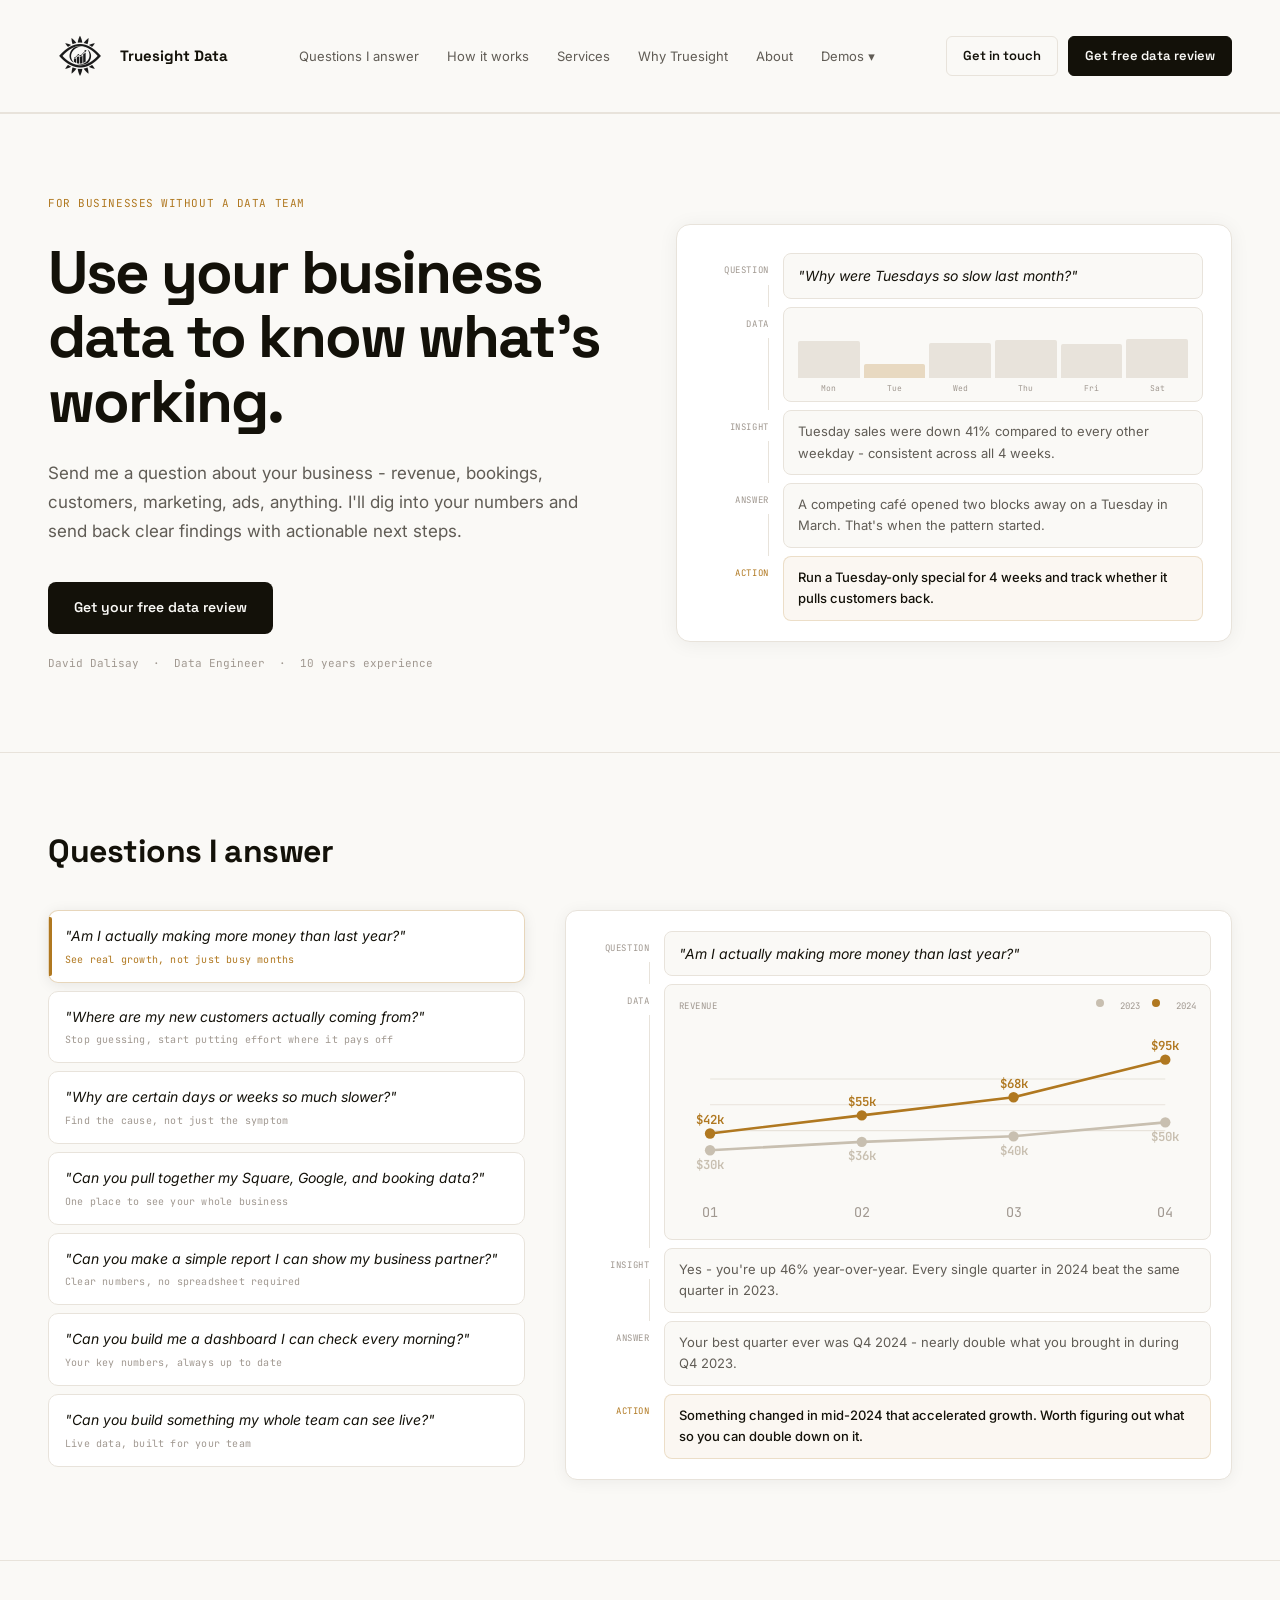
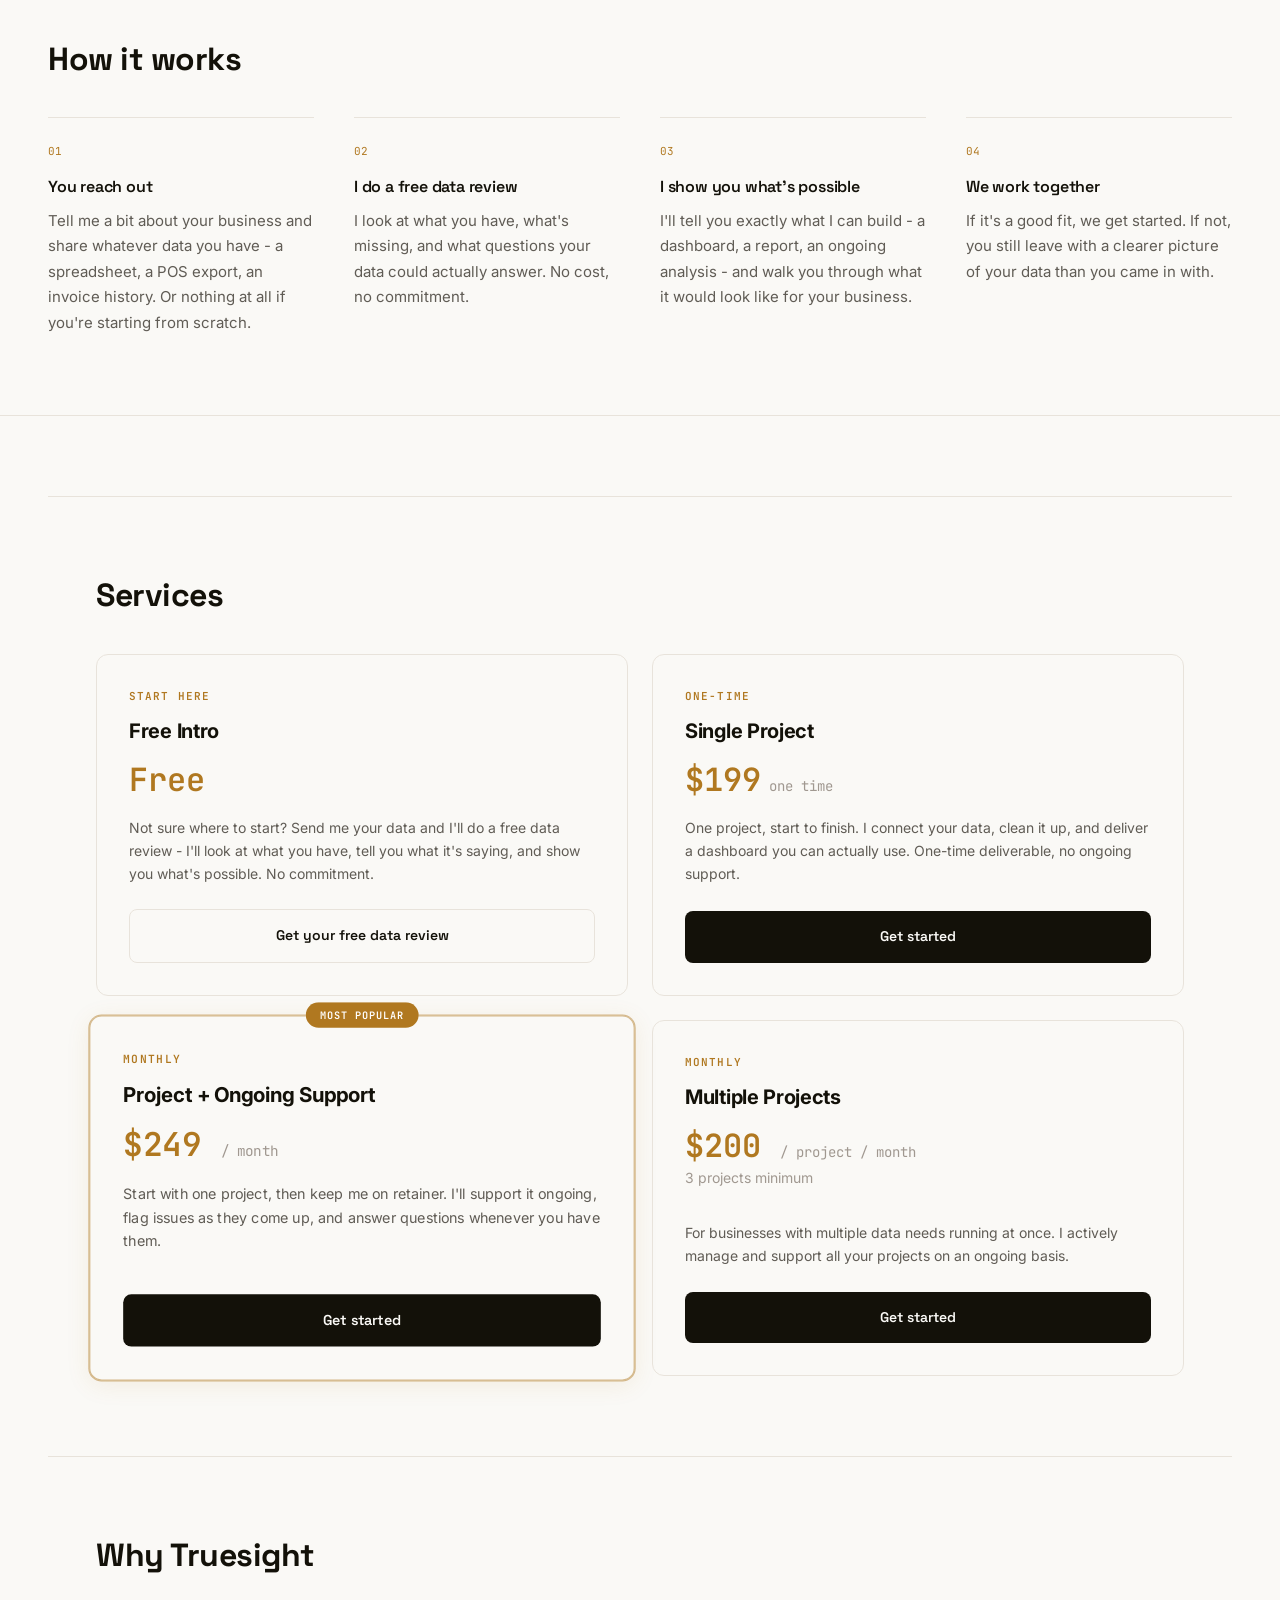
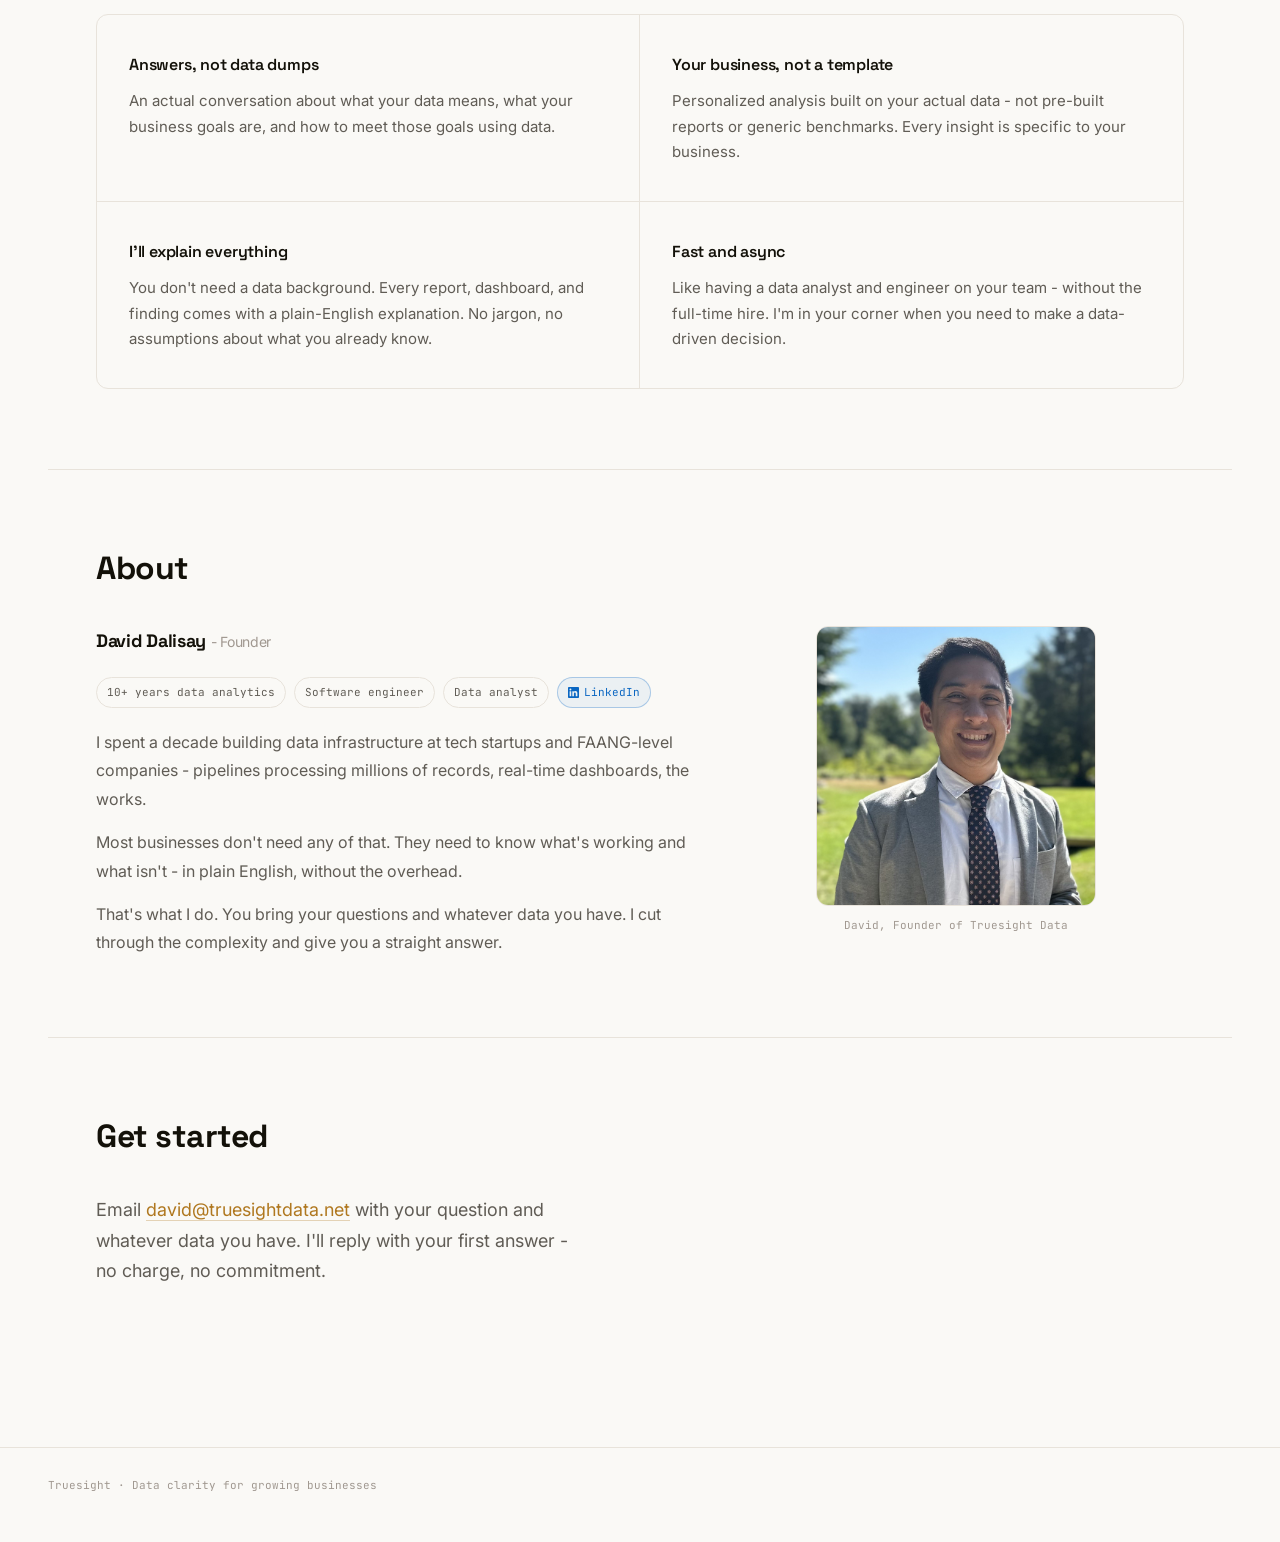
<file: index.html>
<!DOCTYPE html>
<html lang="en">
<head>
  <meta charset="UTF-8" />
  <meta name="viewport" content="width=device-width, initial-scale=1.0" />
  <title>Truesight - Data clarity for growing businesses</title>
  <link rel="icon" type="image/svg+xml" href="empath-icon-v2.png" />
  <link rel="preconnect" href="https://fonts.googleapis.com" />
  <link rel="preconnect" href="https://fonts.gstatic.com" crossorigin />
  <link href="https://fonts.googleapis.com/css2?family=Inter:wght@400;500&family=Space+Grotesk:wght@600;700&family=JetBrains+Mono:wght@400&display=swap" rel="stylesheet" />
  <link rel="stylesheet" href="styles.css" />
  <!-- Google tag (gtag.js) -->
  <script async src="https://www.googletagmanager.com/gtag/js?id=G-F4FRQ9SZVH"></script>
  <script>
    window.dataLayer = window.dataLayer || [];
    function gtag(){dataLayer.push(arguments);}
    gtag('js', new Date());
    gtag('config', 'G-F4FRQ9SZVH');
  </script>
</head>
<body>

  <header class="nav">
    <a href="/" class="logo">
      <img src="empath-icon-v2.png" alt="" class="logo__mark" width="64" height="64">
      Truesight Data
    </a>
    <nav class="nav__links">
      <a href="#questions">Questions I answer</a>
      <a href="#how">How it works</a>
      <a href="#services">Services</a>
      <a href="#why">Why Truesight</a>
      <a href="#about">About</a>
      <div class="nav__dropdown">
        <button class="nav__dropdown-toggle">Demos ▾</button>
        <div class="nav__dropdown-menu">
          <a href="/demos/retention/">Client Retention Dashboard</a>
          <a href="/demos/profitability/">Job Profitability Tracker</a>
          <a href="/demos/revenue-mix/">Revenue Mix Dashboard</a>
          <a href="/demos/">See all demos</a>
        </div>
      </div>
    </nav>
    <div class="nav__actions">
      <a href="/contact" class="nav__cta">Get in touch</a>
      <a href="/free-data-review" class="nav__cta nav__cta--primary">Get free data review</a>
    </div>
  </header>

  <main>

    <!-- HERO -->
    <section class="section" id="hero">
      <div class="hero__text">
        <p class="kicker">For businesses without a data team</p>
        <h1>Use your business data to know what's working.</h1>
        <p class="sub">Send me a question about your business - revenue, bookings, customers, marketing, ads, anything. I'll dig into your numbers and send back clear findings with actionable next steps.</p>
        <a href="/free-data-review" class="btn">Get your free data review</a>
        <p class="byline">David Dalisay &nbsp;·&nbsp; Data Engineer &nbsp;·&nbsp; 10 years experience</p>
      </div>
      <div class="hero__visual">
        <div class="pipeline-card">
          <div class="pipeline">

            <div class="pipe-step" style="--i:0">
              <div class="pipe-node">
                <span class="pipe-label">Question</span>
                <div class="pipe-line"></div>
              </div>
              <div class="pipe-body">
                <p class="pipe-q">"Why were Tuesdays so slow last month?"</p>
              </div>
            </div>

            <div class="pipe-step" style="--i:1">
              <div class="pipe-node">
                <span class="pipe-label">Data</span>
                <div class="pipe-line"></div>
              </div>
              <div class="pipe-body pipe-body--chart">
                <div class="pipe-bars">
                  <div class="pipe-bar" style="height:82%"></div>
                  <div class="pipe-bar pipe-bar--lo" style="height:31%"></div>
                  <div class="pipe-bar" style="height:79%"></div>
                  <div class="pipe-bar" style="height:85%"></div>
                  <div class="pipe-bar" style="height:76%"></div>
                  <div class="pipe-bar" style="height:88%"></div>
                </div>
                <div class="pipe-bar-labels">
                  <span>Mon</span><span>Tue</span><span>Wed</span><span>Thu</span><span>Fri</span><span>Sat</span>
                </div>
              </div>
            </div>

            <div class="pipe-step" style="--i:2">
              <div class="pipe-node">
                <span class="pipe-label">Insight</span>
                <div class="pipe-line"></div>
              </div>
              <div class="pipe-body">
                <p>Tuesday sales were down 41% compared to every other weekday - consistent across all 4 weeks.</p>
              </div>
            </div>

            <div class="pipe-step" style="--i:3">
              <div class="pipe-node">
                <span class="pipe-label">Answer</span>
                <div class="pipe-line"></div>
              </div>
              <div class="pipe-body">
                <p>A competing café opened two blocks away on a Tuesday in March. That's when the pattern started.</p>
              </div>
            </div>

            <div class="pipe-step pipe-step--action" style="--i:4">
              <div class="pipe-node">
                <span class="pipe-label">Action</span>
              </div>
              <div class="pipe-body pipe-body--action">
                <p>Run a Tuesday-only special for 4 weeks and track whether it pulls customers back.</p>
              </div>
            </div>

          </div>
        </div>
      </div>
    </section>

    <section class="section" id="questions">
      <h2>Questions I answer</h2>
      <div class="qa">
        <ul class="qa__list">
          <li class="qa__item active" data-idx="0">
            <div>
              <p class="qa__q">"Am I actually making more money than last year?"</p>
              <p class="qa__hint">See real growth, not just busy months</p>
            </div>
          </li>
          <li class="qa__item" data-idx="1">
            <div>
              <p class="qa__q">"Where are my new customers actually coming from?"</p>
              <p class="qa__hint">Stop guessing, start putting effort where it pays off</p>
            </div>
          </li>
          <li class="qa__item" data-idx="2">
            <div>
              <p class="qa__q">"Why are certain days or weeks so much slower?"</p>
              <p class="qa__hint">Find the cause, not just the symptom</p>
            </div>
          </li>
          <li class="qa__item" data-idx="3">
            <div>
              <p class="qa__q">"Can you pull together my Square, Google, and booking data?"</p>
              <p class="qa__hint">One place to see your whole business</p>
            </div>
          </li>
          <li class="qa__item" data-idx="4">
            <div>
              <p class="qa__q">"Can you make a simple report I can show my business partner?"</p>
              <p class="qa__hint">Clear numbers, no spreadsheet required</p>
            </div>
          </li>
          <li class="qa__item" data-idx="5">
            <div>
              <p class="qa__q">"Can you build me a dashboard I can check every morning?"</p>
              <p class="qa__hint">Your key numbers, always up to date</p>
            </div>
          </li>
          <li class="qa__item" data-idx="6">
            <div>
              <p class="qa__q">"Can you build something my whole team can see live?"</p>
              <p class="qa__hint">Live data, built for your team</p>
            </div>
          </li>
        </ul>
        <div class="qa__panel">
          <div class="pipeline pipeline--panel">

            <div class="pipe-step" data-stage="question" style="--i:0">
              <div class="pipe-node">
                <span class="pipe-label">Question</span>
                <div class="pipe-line"></div>
              </div>
              <div class="pipe-body">
                <p class="pipe-q qa__p-question"></p>
              </div>
            </div>

            <div class="pipe-step" data-stage="data" style="--i:1">
              <div class="pipe-node">
                <span class="pipe-label">Data</span>
                <div class="pipe-line"></div>
              </div>
              <div class="pipe-body pipe-body--chart qa__data-chart">
                <div class="qa__bars pipe-bars"></div>
                <div class="qa__labels pipe-bar-labels"></div>
              </div>
              <div class="pipe-body qa__data-text" style="display:none"></div>
            </div>

            <div class="pipe-step" data-stage="insight" style="--i:2">
              <div class="pipe-node">
                <span class="pipe-label">Insight</span>
                <div class="pipe-line"></div>
              </div>
              <div class="pipe-body">
                <p class="qa__p-insight"></p>
              </div>
            </div>

            <div class="pipe-step" data-stage="answer" style="--i:3">
              <div class="pipe-node">
                <span class="pipe-label">Answer</span>
                <div class="pipe-line"></div>
              </div>
              <div class="pipe-body">
                <p class="qa__p-answer"></p>
              </div>
            </div>

            <div class="pipe-step pipe-step--action" data-stage="action" style="--i:4">
              <div class="pipe-node">
                <span class="pipe-label">Action</span>
              </div>
              <div class="pipe-body pipe-body--action">
                <p class="qa__p-action"></p>
              </div>
            </div>

          </div>
        </div>
      </div>
    </section>

    <!-- HOW IT WORKS -->
    <section class="section" id="how">
      <h2>How it works</h2>
      <ol class="steps">
        <li>
          <span class="n">01</span>
          <strong>You reach out</strong>
          <p>Tell me a bit about your business and share whatever data you have - a spreadsheet, a POS export, an invoice history. Or nothing at all if you're starting from scratch.</p>
        </li>
        <li>
          <span class="n">02</span>
          <strong>I do a free data review</strong>
          <p>I look at what you have, what's missing, and what questions your data could actually answer. No cost, no commitment.</p>
        </li>
        <li>
          <span class="n">03</span>
          <strong>I show you what's possible</strong>
          <p>I'll tell you exactly what I can build - a dashboard, a report, an ongoing analysis - and walk you through what it would look like for your business.</p>
        </li>
        <li>
          <span class="n">04</span>
          <strong>We work together</strong>
          <p>If it's a good fit, we get started. If not, you still leave with a clearer picture of your data than you came in with.</p>
        </li>
      </ol>
    </section>

    <!-- START FREE -->
    <section class="section" id="start">
    <!-- SERVICES -->
    <section class="section" id="services">
      <h2>Services</h2>
      <div class="pricing-grid pricing-grid--4">

        <div class="pricing-card">
          <div class="pricing-card__tier">Start Here</div>
          <div class="pricing-card__name">Free Intro</div>
          <div class="pricing-card__price">Free</div>
          <p class="pricing-card__desc">Not sure where to start? Send me your data and I'll do a free data review - I'll look at what you have, tell you what it's saying, and show you what's possible. No commitment.</p>
          <a href="/free-data-review" class="btn btn--outline pricing-card__cta">Get your free data review</a>
        </div>

        <div class="pricing-card">
          <div class="pricing-card__tier">One-time</div>
          <div class="pricing-card__name">Single Project</div>
          <div class="pricing-card__price">$199<span class="pricing-card__price-alt"> one time</span></div>
          <p class="pricing-card__desc">One project, start to finish. I connect your data, clean it up, and deliver a dashboard you can actually use. One-time deliverable, no ongoing support.</p>
          <a href="https://buy.stripe.com/cNibJ294i63M49a0jAgMw00" target="_blank" rel="noopener" class="btn pricing-card__cta">Get started</a>
        </div>

        <div class="pricing-card pricing-card--featured">
          <div class="pricing-card__popular-badge">Most Popular</div>
          <div class="pricing-card__tier">Monthly</div>
          <div class="pricing-card__name">Project + Ongoing Support</div>
          <div class="pricing-card__price">$249 <span class="pricing-card__price-alt">/ month</span></div>
          <p class="pricing-card__desc">Start with one project, then keep me on retainer. I'll support it ongoing, flag issues as they come up, and answer questions whenever you have them.</p>
          <a href="https://buy.stripe.com/9B6dRa80e3VE212giygMw01" target="_blank" rel="noopener" class="btn pricing-card__cta">Get started</a>
        </div>

        <div class="pricing-card">
          <div class="pricing-card__tier">Monthly</div>
          <div class="pricing-card__name">Multiple Projects</div>
          <div class="pricing-card__price">$200 <span class="pricing-card__price-alt">/ project / month</span></div>
          <div class="pricing-card__price-secondary">3 projects minimum</div>
          <p class="pricing-card__desc">For businesses with multiple data needs running at once. I actively manage and support all your projects on an ongoing basis.</p>
          <a href="https://buy.stripe.com/9B6dRa80e3VE212giygMw01" target="_blank" rel="noopener" class="btn pricing-card__cta">Get started</a>
        </div>

      </div>
    </section>

    <!-- WHY TRUESIGHT -->
    <section class="section" id="why">
      <h2>Why Truesight</h2>
      <div class="why-grid">
        <div class="why-item">
          <strong>Answers, not data dumps</strong>
          <p>An actual conversation about what your data means, what your business goals are, and how to meet those goals using data.</p>
        </div>
        <div class="why-item">
          <strong>Your business, not a template</strong>
          <p>Personalized analysis built on your actual data - not pre-built reports or generic benchmarks. Every insight is specific to your business.</p>
        </div>
        <div class="why-item">
          <strong>I'll explain everything</strong>
          <p>You don't need a data background. Every report, dashboard, and finding comes with a plain-English explanation. No jargon, no assumptions about what you already know.</p>
        </div>
        <div class="why-item">
          <strong>Fast and async</strong>
          <p>Like having a data analyst and engineer on your team - without the full-time hire. I'm in your corner when you need to make a data-driven decision.</p>
        </div>
      </div>
    </section>

    <!-- ABOUT -->
    <section class="section" id="about">
      <h2>About</h2>

      <div class="about-cols">
        <div>
          <p class="about-name">David Dalisay <span>- Founder</span></p>
          <div class="about-tags">
            <span class="about-tag">10+ years data analytics</span>
            <span class="about-tag">Software engineer</span>
            <span class="about-tag">Data analyst</span>
            <a href="https://www.linkedin.com/in/dalisaydavid/" target="_blank" class="about-tag about-tag--linkedin">
              <svg width="11" height="11" viewBox="0 0 24 24" fill="currentColor"><path d="M20.447 20.452h-3.554v-5.569c0-1.328-.027-3.037-1.852-3.037-1.853 0-2.136 1.445-2.136 2.939v5.667H9.351V9h3.414v1.561h.046c.477-.9 1.637-1.85 3.37-1.85 3.601 0 4.267 2.37 4.267 5.455v6.286zM5.337 7.433a2.062 2.062 0 0 1-2.063-2.065 2.064 2.064 0 1 1 2.063 2.065zm1.782 13.019H3.555V9h3.564v11.452zM22.225 0H1.771C.792 0 0 .774 0 1.729v20.542C0 23.227.792 24 1.771 24h20.451C23.2 24 24 23.227 24 22.271V1.729C24 .774 23.2 0 22.222 0h.003z"/></svg>
              LinkedIn
            </a>
          </div>
          <div class="prose">
            <p>I spent a decade building data infrastructure at tech startups and FAANG-level companies - pipelines processing millions of records, real-time dashboards, the works.</p>
            <p>Most businesses don't need any of that. They need to know what's working and what isn't - in plain English, without the overhead.</p>
            <p>That's what I do. You bring your questions and whatever data you have. I cut through the complexity and give you a straight answer.</p>
          </div>
        </div>
        <div class="about-portrait-wrap">
          <img src="IMG_8643.jpeg" alt="David Dalisay" class="about-portrait">
          <p class="about-caption">David, Founder of Truesight Data</p>
        </div>
      </div>
    </section>

    <!-- CTA -->
    <section class="section section--cta" id="contact">
      <h2>Get started</h2>
      <p>Email <a href="mailto:david@truesightdata.net">david@truesightdata.net</a> with your question and whatever data you have. I'll reply with your first answer - no charge, no commitment.</p>
    </section>

  </main>

  <footer class="footer">
    <span>Truesight · Data clarity for growing businesses</span>
  </footer>

  <script>
    const qaData = [
      {
        type: 'line',
        question: 'Am I actually making more money than last year?',
        lines: [
          { label: '2023', color: '#c8bfb0', values: [30, 36, 40, 50] },
          { label: '2024', color: '#b07820', values: [42, 55, 68, 95] },
        ],
        labels: ['Q1', 'Q2', 'Q3', 'Q4'],
        insight: 'Yes - you\'re up 46% year-over-year. Every single quarter in 2024 beat the same quarter in 2023.',
        answer: 'Your best quarter ever was Q4 2024 - nearly double what you brought in during Q4 2023.',
        action: 'Something changed in mid-2024 that accelerated growth. Worth figuring out what so you can double down on it.'
      },
      {
        type: 'chart',
        question: 'Where are my new customers actually coming from?',
        bars: [
          { label: 'Word of mouth', pct: 88, tip: '34%', hi: true },
          { label: 'Google',        pct: 74, tip: '29%' },
          { label: 'Walk-in',       pct: 62, tip: '24%' },
          { label: 'Instagram',     pct: 44, tip: '17%' },
          { label: 'Yelp',          pct: 30, tip: '12%' },
        ],
        insight: 'Word of mouth brings in 34% of new customers - more than Google and Instagram combined.',
        answer: 'Instagram gets the most posts and effort but drives the least new business. Word of mouth costs you nothing.',
        action: 'Ask every new customer to refer a friend. A simple referral card costs less than any ad you\'re running.'
      },
      {
        type: 'chart',
        question: 'Why are certain days or weeks so much slower?',
        bars: [
          { label: 'Wk 1', pct: 80, tip: '$3.2k' },
          { label: 'Wk 2', pct: 85, tip: '$3.4k' },
          { label: 'Wk 3', pct: 78, tip: '$3.1k' },
          { label: 'Wk 4', pct: 38, tip: '$1.5k', lo: true },
          { label: 'Wk 5', pct: 76, tip: '$3.0k' },
          { label: 'Wk 6', pct: 88, tip: '$3.5k' },
          { label: 'Wk 7', pct: 92, tip: '$3.7k', hi: true },
        ],
        insight: 'Week 4\'s drop was a one-time event - not a trend. The business bounced back fully the next week.',
        answer: 'You were closed for a long weekend in week 4. That accounted for the entire dip.',
        action: 'Run a "we\'re back" promotion the week after any closure to pull customers back in faster.'
      },
      {
        type: 'deliverable',
        question: 'Can you pull together my Square, Google, and booking data?',
        mockup: 'unified',
        answer: 'I\'ll connect your Square sales, Google reviews, and booking app into one simple view - so you\'re not logging into three different places to understand your business.',
      },
      {
        type: 'deliverable',
        question: 'Can you make a simple report I can show my business partner?',
        mockup: 'slide',
        answer: 'I\'ll pull your key numbers - what you made, what\'s growing, what\'s slow - into a clean, simple report your partner can actually read.',
      },
      {
        type: 'deliverable',
        question: 'Can you build me a dashboard I can check every morning?',
        mockup: 'dashboard',
        answer: 'I\'ll build a simple dashboard with the numbers that matter to you - sales, bookings, top products - updated automatically so you never have to dig through a spreadsheet again.',
      },
      {
        type: 'deliverable',
        question: 'Can you build something my whole team can see live?',
        mockup: 'webapp',
        answer: 'I\'ll build a simple screen your team can pull up - today\'s sales, open orders, whatever matters - so everyone\'s working off the same numbers.',
      },
    ];

    const panelEl     = document.querySelector('.qa__panel');
    const barsEl      = document.querySelector('.qa__bars');
    const labelsEl    = document.querySelector('.qa__labels');
    const dataChartEl = document.querySelector('.qa__data-chart');
    const dataTextEl  = document.querySelector('.qa__data-text');
    const qEl         = document.querySelector('.qa__p-question');
    const dataDescEl  = document.querySelector('.qa__p-data');
    const insightEl   = document.querySelector('.qa__p-insight');
    const answerEl    = document.querySelector('.qa__p-answer');
    const actionEl    = document.querySelector('.qa__p-action');
    const qaItems     = document.querySelectorAll('.qa__item');

    const mockups = {
      unified: `
        <div class="mockup">
          <div class="mockup__bar">
            <span class="mockup__dot"></span><span class="mockup__dot"></span><span class="mockup__dot"></span>
            <span class="mockup__title">Unified Data View</span>
          </div>
          <div class="mockup__body">
            <div class="mockup__source-row">
              <span class="mockup__tag mockup__tag--hubspot">Square</span>
              <span class="mockup__plus">+</span>
              <span class="mockup__tag mockup__tag--ads">Google</span>
              <span class="mockup__plus">+</span>
              <span class="mockup__tag mockup__tag--sf">Bookings</span>
            </div>
            <div class="mockup__table">
              <div class="mockup__row mockup__row--head"><span>Source</span><span>Customers</span><span>Revenue</span></div>
              <div class="mockup__row"><span>All sources</span><span>184</span><span>$14.2k</span></div>
              <div class="mockup__row"><span>Square</span><span>97</span><span>$8.1k</span></div>
              <div class="mockup__row"><span>Bookings</span><span>52</span><span>$4.3k</span></div>
            </div>
          </div>
        </div>`,
      slide: `
        <div class="mockup mockup--gslides">
          <div class="mockup__bar">
            <span class="mockup__dot"></span><span class="mockup__dot"></span><span class="mockup__dot"></span>
            <span class="mockup__title">Q2 Business Review</span>
          </div>
          <div class="mockup__slides-ui">
            <div class="mockup__thumbs">
              <div class="mockup__thumb">
                <span class="mockup__thumb-n">1</span>
                <div class="mockup__thumb-slide">
                  <div class="mockup__thumb-titlebar"></div>
                  <div class="mockup__thumb-lines">
                    <div class="mockup__thumb-line" style="width:70%"></div>
                    <div class="mockup__thumb-line" style="width:50%"></div>
                  </div>
                </div>
              </div>
              <div class="mockup__thumb mockup__thumb--active">
                <span class="mockup__thumb-n">2</span>
                <div class="mockup__thumb-slide mockup__thumb-slide--active">
                  <div class="mockup__thumb-titlebar mockup__thumb-titlebar--accent"></div>
                  <div class="mockup__thumb-chevs">
                    <div class="mockup__thumb-chev"></div>
                    <div class="mockup__thumb-chev mockup__thumb-chev--hi"></div>
                    <div class="mockup__thumb-chev"></div>
                    <div class="mockup__thumb-chev"></div>
                  </div>
                </div>
              </div>
              <div class="mockup__thumb">
                <span class="mockup__thumb-n">3</span>
                <div class="mockup__thumb-slide">
                  <div class="mockup__thumb-titlebar"></div>
                  <div class="mockup__thumb-lines">
                    <div class="mockup__thumb-line" style="width:80%"></div>
                    <div class="mockup__thumb-line" style="width:60%"></div>
                    <div class="mockup__thumb-line" style="width:45%"></div>
                  </div>
                </div>
              </div>
              <div class="mockup__thumb">
                <span class="mockup__thumb-n">4</span>
                <div class="mockup__thumb-slide">
                  <div class="mockup__thumb-titlebar"></div>
                  <div class="mockup__thumb-lines">
                    <div class="mockup__thumb-line" style="width:65%"></div>
                    <div class="mockup__thumb-line" style="width:55%"></div>
                  </div>
                </div>
              </div>
            </div>
            <div class="mockup__canvas">
              <div class="mockup__slide-page mockup__slide-page--deck">
                <div class="mockup__deck-title">Q2 2024 Business Review</div>
                <div class="mockup__deck-sub">Key findings &amp; recommendations</div>
                <div class="mockup__chev-row">
                  <div class="mockup__chev mockup__chev--1"><span class="mockup__chev-n">01</span></div>
                  <div class="mockup__chev mockup__chev--2 mockup__chev--hi"><span class="mockup__chev-n">02</span></div>
                  <div class="mockup__chev mockup__chev--3"><span class="mockup__chev-n">03</span></div>
                  <div class="mockup__chev mockup__chev--4"><span class="mockup__chev-n">04</span></div>
                </div>
                <div class="mockup__chev-labels">
                  <div class="mockup__chev-label">
                    <div class="mockup__clbl-head"></div>
                    <div class="mockup__clbl-line" style="width:85%"></div>
                    <div class="mockup__clbl-line" style="width:65%"></div>
                  </div>
                  <div class="mockup__chev-label">
                    <div class="mockup__clbl-head mockup__clbl-head--hi"></div>
                    <div class="mockup__clbl-line mockup__clbl-line--hi" style="width:90%"></div>
                    <div class="mockup__clbl-line mockup__clbl-line--hi" style="width:70%"></div>
                  </div>
                  <div class="mockup__chev-label">
                    <div class="mockup__clbl-head"></div>
                    <div class="mockup__clbl-line" style="width:80%"></div>
                    <div class="mockup__clbl-line" style="width:60%"></div>
                  </div>
                  <div class="mockup__chev-label">
                    <div class="mockup__clbl-head"></div>
                    <div class="mockup__clbl-line" style="width:75%"></div>
                    <div class="mockup__clbl-line" style="width:55%"></div>
                  </div>
                </div>
              </div>
            </div>
          </div>
        </div>`,
      dashboard: `
        <div class="mockup">
          <div class="mockup__bar">
            <span class="mockup__dot"></span><span class="mockup__dot"></span><span class="mockup__dot"></span>
            <span class="mockup__title">Business Dashboard</span>
          </div>
          <div class="mockup__body">
            <div class="mockup__kpi-row">
              <div class="mockup__kpi"><div class="mockup__kpi-val">$34k</div><div class="mockup__kpi-lbl">Revenue</div></div>
              <div class="mockup__kpi"><div class="mockup__kpi-val">142</div><div class="mockup__kpi-lbl">Orders</div></div>
              <div class="mockup__kpi mockup__kpi--hi"><div class="mockup__kpi-val">+22%</div><div class="mockup__kpi-lbl">Growth</div></div>
            </div>
            <div class="mockup__chart-area">
              <div class="mockup__dbars">
                <div class="mockup__dbar" style="height:60%"></div>
                <div class="mockup__dbar" style="height:80%"></div>
                <div class="mockup__dbar mockup__dbar--hi" style="height:100%"></div>
                <div class="mockup__dbar" style="height:72%"></div>
                <div class="mockup__dbar" style="height:88%"></div>
                <div class="mockup__dbar" style="height:65%"></div>
              </div>
            </div>
          </div>
        </div>`,
      webapp: `
        <div class="mockup">
          <div class="mockup__bar">
            <span class="mockup__dot"></span><span class="mockup__dot"></span><span class="mockup__dot"></span>
            <span class="mockup__live">● LIVE</span>
            <span class="mockup__title">Sales Dashboard</span>
          </div>
          <div class="mockup__body">
            <div class="mockup__table">
              <div class="mockup__row mockup__row--head"><span>Client</span><span>Amount</span><span>Status</span></div>
              <div class="mockup__row"><span>Acme Co</span><span>$4,200</span><span class="mockup__status mockup__status--green">●</span></div>
              <div class="mockup__row"><span>Globex</span><span>$2,100</span><span class="mockup__status mockup__status--green">●</span></div>
              <div class="mockup__row"><span>Initech</span><span>$3,800</span><span class="mockup__status mockup__status--amber">●</span></div>
            </div>
          </div>
        </div>`,
    };

    function renderMockup(key) { return mockups[key] || ''; }

    function showQ(idx) {
      const d = qaData[idx];

      panelEl.style.opacity = '0';
      panelEl.style.transition = 'opacity 0.15s';

      setTimeout(() => {
        qEl.textContent      = '"' + d.question + '"';
        insightEl.textContent = d.insight;
        answerEl.textContent  = d.answer;
        actionEl.textContent  = d.action;

        const isChart = d.type === 'chart';
        const isLine  = d.type === 'line';
        const analysisStages = ['insight', 'action'];

        // show/hide analysis steps
        document.querySelectorAll('.pipeline--panel [data-stage]').forEach(el => {
          const stage = el.dataset.stage;
          el.style.display = (!isChart && !isLine && analysisStages.includes(stage)) ? 'none' : '';
        });

        // hide connecting lines on last visible step
        document.querySelector('[data-stage="data"] .pipe-line').style.display = (isChart || isLine) ? '' : 'none';
        document.querySelector('[data-stage="answer"] .pipe-line').style.display = (isChart || isLine) ? 'none' : '';

        if (isChart) {
          dataChartEl.style.display = '';
          dataTextEl.style.display  = 'none';
          barsEl.style.height = '';
          barsEl.style.marginTop = '';
          barsEl.style.marginBottom = '';
          barsEl.innerHTML   = '';
          labelsEl.innerHTML = '';
          d.bars.forEach((b, i) => {
            const bar = document.createElement('div');
            bar.className = 'pipe-bar' + (b.hi ? ' pipe-bar--hi' : '') + (b.lo ? ' pipe-bar--lo' : '');
            bar.style.height = '0';
            bar.style.transition = 'height 0.45s cubic-bezier(0.34,1.1,0.64,1)';
            const val = document.createElement('span');
            val.className = 'bar__val';
            val.textContent = b.tip;
            bar.appendChild(val);
            barsEl.appendChild(bar);
            const lbl = document.createElement('span');
            lbl.textContent = b.label;
            labelsEl.appendChild(lbl);
            requestAnimationFrame(() => setTimeout(() => { bar.style.height = b.pct + '%'; }, i * 55));
          });
        } else if (isLine) {
          dataChartEl.style.display = '';
          dataTextEl.style.display  = 'none';
          barsEl.style.height = 'auto';
          barsEl.style.marginTop = '0';
          barsEl.style.marginBottom = '0';
          const W = 500, H = 160, pad = 30;
          const allVals = d.lines.flatMap(l => l.values);
          const min = Math.min(...allVals) * 0.85;
          const max = Math.max(...allVals) * 1.05;
          const cols = d.labels.length;
          const toX = i => pad + (i / (cols - 1)) * (W - pad * 2);
          const toY = v => H - pad - ((v - min) / (max - min)) * (H - pad * 2);
          const pts = vals => vals.map((v, i) => `${toX(i)},${toY(v)}`).join(' ');
          const legend = d.lines.map(l =>
            `<span class="line-legend__dot" style="background:${l.color}"></span><span class="line-legend__lbl">${l.label}</span>`
          ).join('');
          const labelH = 28;
          const svgH = H + labelH;
          const gridLines = [0.25, 0.5, 0.75].map(t => {
            const y = H - pad - t * (H - pad * 2);
            return `<line x1="${pad}" y1="${y}" x2="${W - pad}" y2="${y}" stroke="#e8e3db" stroke-width="1"/>`;
          }).join('');
          const circles = d.lines.map(l =>
            l.values.map((v, i) => {
              const isTop = l === d.lines[d.lines.length - 1];
              const labelY = isTop ? toY(v) - 9 : toY(v) + 18;
              return `<circle cx="${toX(i)}" cy="${toY(v)}" r="5" fill="${l.color}"/>
              <text x="${toX(i)}" y="${labelY}" text-anchor="middle" font-family="'JetBrains Mono',monospace" font-size="12" fill="${l.color}" font-weight="600">$${v}k</text>`;
            }).join('')
          ).join('');
          const xLabels = d.labels.map((lbl, i) =>
            `<text x="${toX(i)}" y="${H + labelH}" text-anchor="middle" font-family="'JetBrains Mono',monospace" font-size="13" fill="#a09890">${lbl}</text>`
          ).join('');
          barsEl.innerHTML = `
            <div class="line-chart-wrap">
              <div class="line-chart-header">
                <span class="line-chart-metric">Revenue</span>
                <div class="line-legend">${legend}</div>
              </div>
              <svg class="line-svg" viewBox="0 0 ${W} ${svgH}">
                ${gridLines}
                ${d.lines.map(l => `
                  <polyline points="${pts(l.values)}" fill="none" stroke="${l.color}" stroke-width="2.5" stroke-linejoin="round" stroke-linecap="round" class="line-path"/>
                `).join('')}
                ${circles}
                ${xLabels}
              </svg>
            </div>`;
          labelsEl.innerHTML = '';
        } else {
          dataChartEl.style.display = 'none';
          dataTextEl.style.display  = '';
          dataTextEl.innerHTML = renderMockup(d.mockup);
        }

        panelEl.style.opacity = '1';
      }, 150);

      qaItems.forEach((item, i) => item.classList.toggle('active', i === idx));
    }

    qaItems.forEach(item => {
      item.addEventListener('click', () => {
        showQ(+item.dataset.idx);
        if (window.innerWidth < 768) {
          panelEl.scrollIntoView({ behavior: 'smooth', block: 'start' });
        }
      });
    });

    showQ(0);

    // ── Count-up on scroll ─────────────────────────────
    function countUp(el) {
      const target = +el.dataset.val;
      const start = performance.now();
      (function tick(now) {
        const p = Math.min((now - start) / 1000, 1);
        el.textContent = Math.round((1 - Math.pow(1 - p, 3)) * target);
        if (p < 1) requestAnimationFrame(tick);
      })(start);
    }

    new IntersectionObserver(entries => {
      entries.forEach(e => {
        if (e.isIntersecting) {
          e.target.querySelectorAll('[data-val]').forEach(countUp);
        }
      });
    }, { threshold: 0.5 }).observe(document.querySelector('.stat-row'));
  </script>

</body>
</html>
</file>
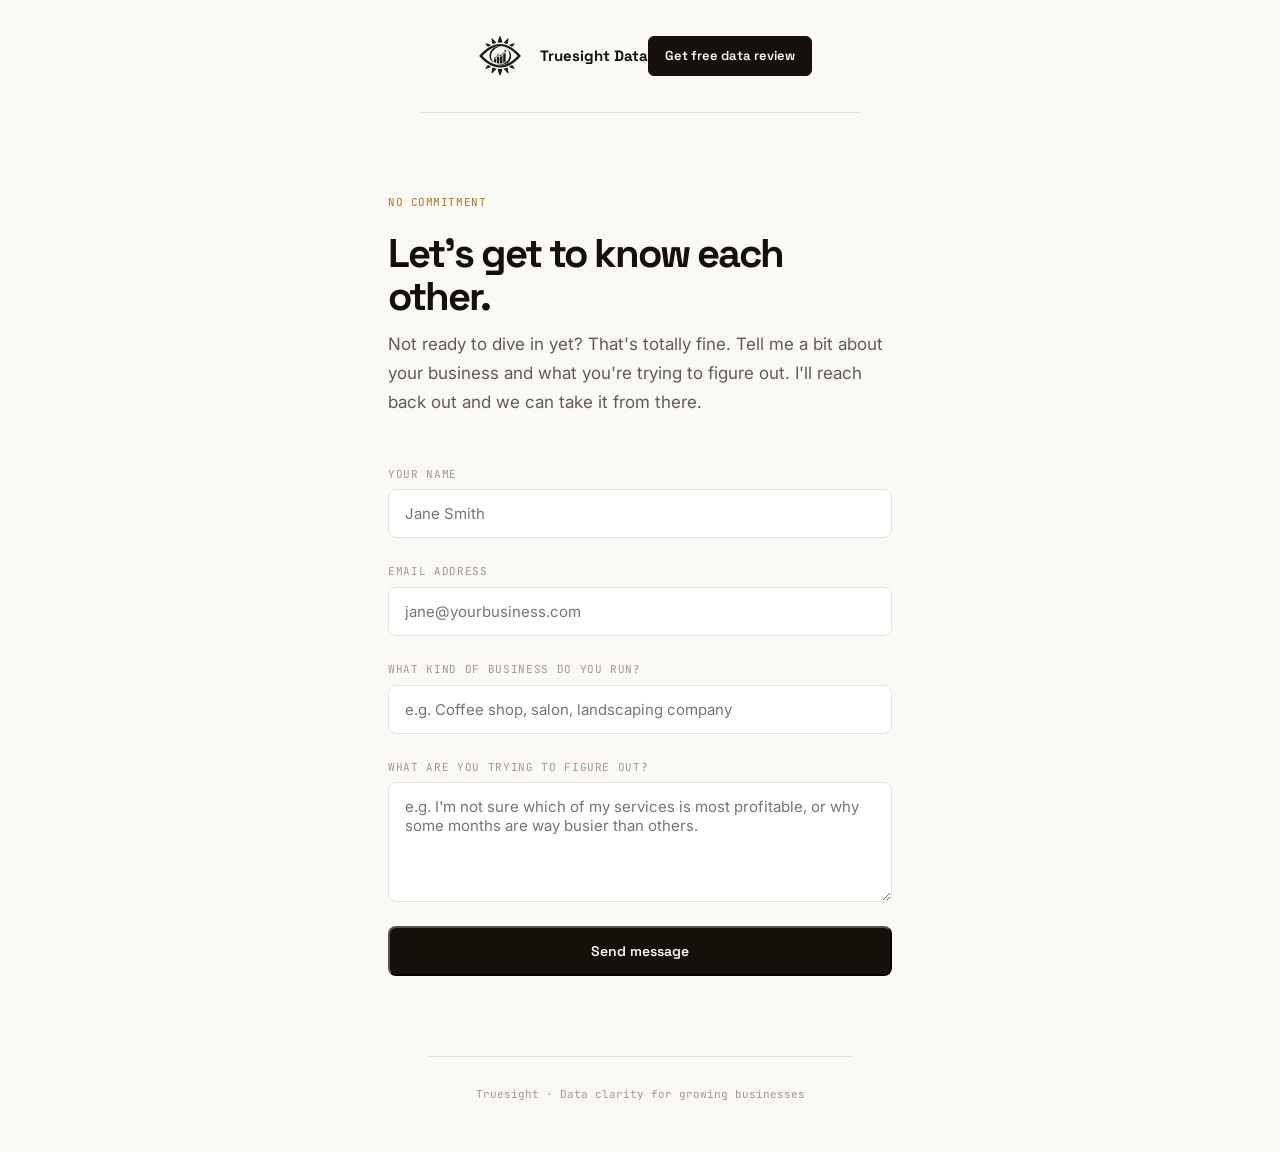
<file: contact/index.html>
<!DOCTYPE html>
<html lang="en">
<head>
  <meta charset="UTF-8" />
  <meta name="viewport" content="width=device-width, initial-scale=1.0" />
  <title>Get in Touch · Truesight Data</title>
  <link rel="icon" type="image/svg+xml" href="../empath-icon-v2.png" />
  <link rel="preconnect" href="https://fonts.googleapis.com" />
  <link rel="preconnect" href="https://fonts.gstatic.com" crossorigin />
  <link href="https://fonts.googleapis.com/css2?family=Inter:wght@400;500&family=Space+Grotesk:wght@600;700&family=JetBrains+Mono:wght@400&display=swap" rel="stylesheet" />
  <link rel="stylesheet" href="../styles.css" />
  <!-- Google tag (gtag.js) -->
  <script async src="https://www.googletagmanager.com/gtag/js?id=G-F4FRQ9SZVH"></script>
  <script>
    window.dataLayer = window.dataLayer || [];
    function gtag(){dataLayer.push(arguments);}
    gtag('js', new Date());
    gtag('config', 'G-F4FRQ9SZVH');
  </script>
  <style>
    .review-page { min-height: 100vh; display: flex; flex-direction: column; }
    .review-main { max-width: 600px; margin: 0 auto; padding: 80px 48px; flex: 1; }
    .review-kicker {
      font-family: var(--mono); font-size: 11px; color: var(--accent);
      letter-spacing: 0.05em; text-transform: uppercase; margin-bottom: 20px;
    }
    .review-main h1 { font-size: clamp(28px, 4vw, 40px); margin-bottom: 12px; }
    .review-main .sub { margin-bottom: 48px; }
    .form-group { display: flex; flex-direction: column; gap: 6px; margin-bottom: 24px; }
    .form-group label {
      font-family: var(--mono); font-size: 11px; color: var(--light);
      text-transform: uppercase; letter-spacing: 0.06em;
    }
    .form-group input,
    .form-group textarea {
      background: #fff; border: 1px solid var(--line); border-radius: 8px;
      padding: 14px 16px; font-family: var(--sans); font-size: 15px;
      color: var(--text); transition: border-color 0.15s; width: 100%; resize: vertical;
    }
    .form-group input:focus,
    .form-group textarea:focus { outline: none; border-color: var(--accent); }
    .form-group textarea { min-height: 120px; }
    .form-submit { margin-top: 8px; }
    @media (max-width: 600px) { .review-main { padding: 48px 24px; } }
  </style>
</head>
<body class="review-page">

  <header class="nav">
    <a href="/" class="logo">
      <img src="../empath-icon-v2.png" alt="" class="logo__mark" width="64" height="64">
      Truesight Data
    </a>
    <a href="/free-data-review" class="nav__cta nav__cta--primary">Get free data review</a>
  </header>

  <main class="review-main">
    <p class="review-kicker">No commitment</p>
    <h1>Let's get to know each other.</h1>
    <p class="sub">Not ready to dive in yet? That's totally fine. Tell me a bit about your business and what you're trying to figure out. I'll reach back out and we can take it from there.</p>

    <form action="https://formspree.io/f/xjgpeerr" method="POST">
      <input type="hidden" name="_next" value="/thanks" />
      <div class="form-group">
        <label for="name">Your name</label>
        <input type="text" id="name" name="name" placeholder="Jane Smith" required />
      </div>
      <div class="form-group">
        <label for="email">Email address</label>
        <input type="email" id="email" name="email" placeholder="jane@yourbusiness.com" required />
      </div>
      <div class="form-group">
        <label for="business">What kind of business do you run?</label>
        <input type="text" id="business" name="business" placeholder="e.g. Coffee shop, salon, landscaping company" />
      </div>
      <div class="form-group">
        <label for="message">What are you trying to figure out?</label>
        <textarea id="message" name="message" placeholder="e.g. I'm not sure which of my services is most profitable, or why some months are way busier than others."></textarea>
      </div>
      <div class="form-submit">
        <button type="submit" class="btn btn--full">Send message</button>
      </div>
    </form>
  </main>

  <footer class="footer">
    <span>Truesight · Data clarity for growing businesses</span>
  </footer>

</body>
</html>
</file>
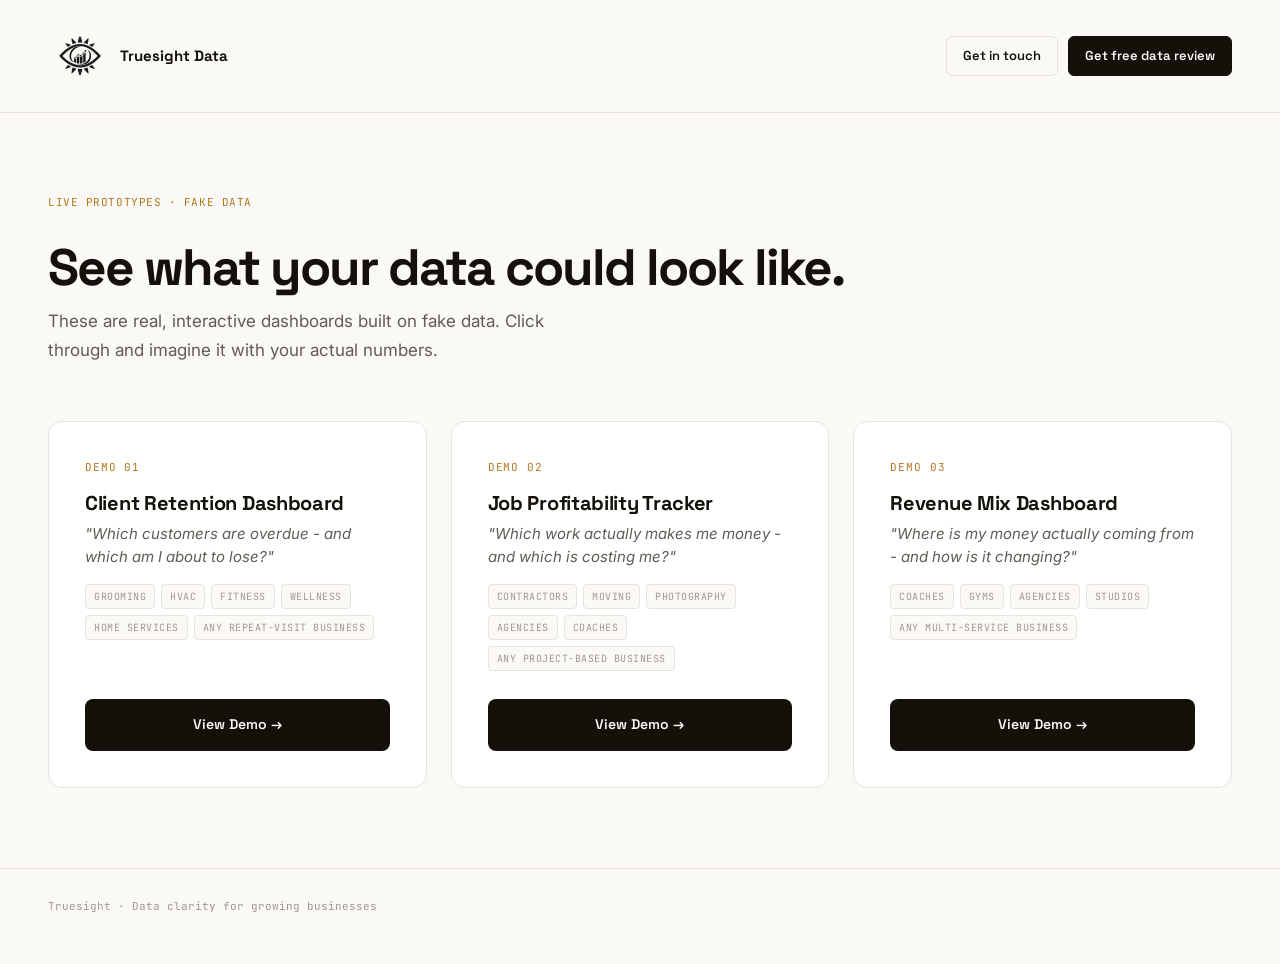
<file: demos/index.html>
<!DOCTYPE html>
<html lang="en">
<head>
  <meta charset="UTF-8"/>
  <meta name="viewport" content="width=device-width, initial-scale=1.0"/>
  <title>Live Demo Dashboards · Truesight Data</title>
  <link rel="icon" type="image/svg+xml" href="../truesight_icon_mark.svg"/>
  <link rel="preconnect" href="https://fonts.googleapis.com"/>
  <link rel="preconnect" href="https://fonts.gstatic.com" crossorigin/>
  <link href="https://fonts.googleapis.com/css2?family=Inter:wght@400;500&family=Space+Grotesk:wght@600;700&family=JetBrains+Mono:wght@400&display=swap" rel="stylesheet"/>
  <link rel="stylesheet" href="../styles.css"/>
  <script async src="https://www.googletagmanager.com/gtag/js?id=G-F4FRQ9SZVH"></script>
  <script>window.dataLayer=window.dataLayer||[];function gtag(){dataLayer.push(arguments);}gtag('js',new Date());gtag('config','G-F4FRQ9SZVH');</script>
  <style>
    .demos-main { max-width: 1280px; margin: 0 auto; padding: 80px 48px; }
    .demos-main h1 { font-size: clamp(32px, 4vw, 52px); margin-bottom: 12px; }
    .demos-main .sub { font-size: 17px; margin-bottom: 56px; max-width: 560px; }
    .demo-grid { display: grid; grid-template-columns: repeat(3, 1fr); gap: 24px; }
    .demo-card {
      border: 1px solid var(--line); border-radius: 14px;
      padding: 36px; background: #fff;
      display: flex; flex-direction: column;
      transition: transform 0.2s, box-shadow 0.2s;
    }
    .demo-card:hover { transform: translateY(-4px); box-shadow: 0 8px 32px rgba(0,0,0,0.08); }
    .demo-card__type {
      font-family: var(--mono); font-size: 11px; color: var(--accent);
      text-transform: uppercase; letter-spacing: 0.08em; margin-bottom: 16px;
    }
    .demo-card h2 { font-size: 20px; color: var(--text); margin-bottom: 8px; letter-spacing: -0.3px; }
    .demo-card__question {
      font-size: 15px; color: var(--mid); font-style: italic;
      margin-bottom: 16px; line-height: 1.5;
    }
    .demo-card__tags {
      display: flex; flex-wrap: wrap; gap: 6px; margin-bottom: 28px; flex: 1;
      align-content: flex-start;
    }
    .demo-card__tag {
      font-family: var(--mono); font-size: 10px; text-transform: uppercase;
      letter-spacing: 0.05em; padding: 3px 8px; border-radius: 4px;
      background: var(--bg); border: 1px solid var(--line); color: var(--light);
    }
    @media (max-width: 900px) { .demo-grid { grid-template-columns: 1fr; } }
    @media (max-width: 600px) { .demos-main { padding: 48px 24px; } }
  </style>
</head>
<body>
  <header class="nav">
    <a href="/" class="logo">
      <img src="../empath-icon-v2.png" alt="" class="logo__mark" width="64" height="64">
      Truesight Data
    </a>
    <div class="nav__actions">
      <a href="/contact" class="nav__cta">Get in touch</a>
      <a href="/free-data-review" class="nav__cta nav__cta--primary">Get free data review</a>
    </div>
  </header>

  <main class="demos-main">
    <p class="kicker">Live prototypes · Fake data</p>
    <h1>See what your data could look like.</h1>
    <p class="sub">These are real, interactive dashboards built on fake data. Click through and imagine it with your actual numbers.</p>

    <div class="demo-grid">

      <div class="demo-card">
        <div class="demo-card__type">Demo 01</div>
        <h2>Client Retention Dashboard</h2>
        <p class="demo-card__question">"Which customers are overdue - and which am I about to lose?"</p>
        <div class="demo-card__tags">
          <span class="demo-card__tag">Grooming</span>
          <span class="demo-card__tag">HVAC</span>
          <span class="demo-card__tag">Fitness</span>
          <span class="demo-card__tag">Wellness</span>
          <span class="demo-card__tag">Home Services</span>
          <span class="demo-card__tag">Any repeat-visit business</span>
        </div>
        <a href="/demos/retention/" class="btn">View Demo →</a>
      </div>

      <div class="demo-card">
        <div class="demo-card__type">Demo 02</div>
        <h2>Job Profitability Tracker</h2>
        <p class="demo-card__question">"Which work actually makes me money - and which is costing me?"</p>
        <div class="demo-card__tags">
          <span class="demo-card__tag">Contractors</span>
          <span class="demo-card__tag">Moving</span>
          <span class="demo-card__tag">Photography</span>
          <span class="demo-card__tag">Agencies</span>
          <span class="demo-card__tag">Coaches</span>
          <span class="demo-card__tag">Any project-based business</span>
        </div>
        <a href="/demos/profitability/" class="btn">View Demo →</a>
      </div>

      <div class="demo-card">
        <div class="demo-card__type">Demo 03</div>
        <h2>Revenue Mix Dashboard</h2>
        <p class="demo-card__question">"Where is my money actually coming from - and how is it changing?"</p>
        <div class="demo-card__tags">
          <span class="demo-card__tag">Coaches</span>
          <span class="demo-card__tag">Gyms</span>
          <span class="demo-card__tag">Agencies</span>
          <span class="demo-card__tag">Studios</span>
          <span class="demo-card__tag">Any multi-service business</span>
        </div>
        <a href="/demos/revenue-mix/" class="btn">View Demo →</a>
      </div>

    </div>
  </main>

  <footer class="footer">
    <span>Truesight · Data clarity for growing businesses</span>
  </footer>
</body>
</html>
</file>
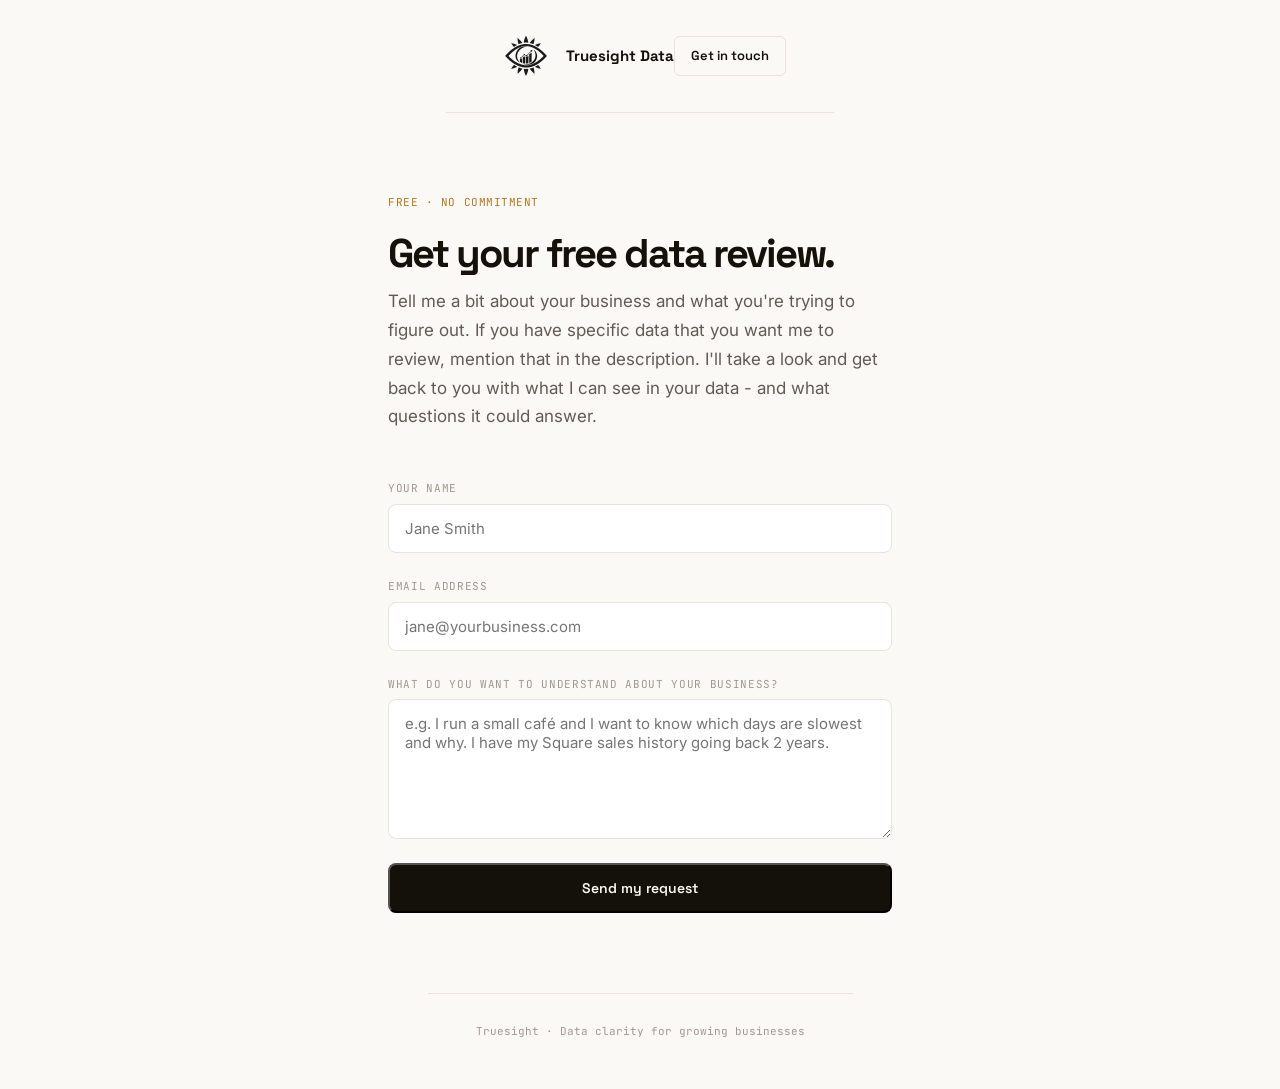
<file: free-data-review/index.html>
<!DOCTYPE html>
<html lang="en">
<head>
  <meta charset="UTF-8" />
  <meta name="viewport" content="width=device-width, initial-scale=1.0" />
  <title>Free Data Review · Truesight Data</title>
  <link rel="icon" type="image/svg+xml" href="../empath-icon-v2.png" />
  <link rel="preconnect" href="https://fonts.googleapis.com" />
  <link rel="preconnect" href="https://fonts.gstatic.com" crossorigin />
  <link href="https://fonts.googleapis.com/css2?family=Inter:wght@400;500&family=Space+Grotesk:wght@600;700&family=JetBrains+Mono:wght@400&display=swap" rel="stylesheet" />
  <link rel="stylesheet" href="../styles.css" />
  <!-- Google tag (gtag.js) -->
  <script async src="https://www.googletagmanager.com/gtag/js?id=G-F4FRQ9SZVH"></script>
  <script>
    window.dataLayer = window.dataLayer || [];
    function gtag(){dataLayer.push(arguments);}
    gtag('js', new Date());
    gtag('config', 'G-F4FRQ9SZVH');
  </script>
  <style>
    .review-page {
      min-height: 100vh;
      display: flex;
      flex-direction: column;
    }
    .review-main {
      max-width: 600px;
      margin: 0 auto;
      padding: 80px 48px;
      flex: 1;
    }
    .review-kicker {
      font-family: var(--mono); font-size: 11px; color: var(--accent);
      letter-spacing: 0.05em; text-transform: uppercase; margin-bottom: 20px;
    }
    .review-main h1 {
      font-size: clamp(28px, 4vw, 40px);
      margin-bottom: 12px;
    }
    .review-main .sub {
      margin-bottom: 48px;
    }
    .form-group {
      display: flex;
      flex-direction: column;
      gap: 6px;
      margin-bottom: 24px;
    }
    .form-group label {
      font-family: var(--mono); font-size: 11px; color: var(--light);
      text-transform: uppercase; letter-spacing: 0.06em;
    }
    .form-group input,
    .form-group textarea {
      background: #fff;
      border: 1px solid var(--line);
      border-radius: 8px;
      padding: 14px 16px;
      font-family: var(--sans);
      font-size: 15px;
      color: var(--text);
      transition: border-color 0.15s;
      width: 100%;
      resize: vertical;
    }
    .form-group input:focus,
    .form-group textarea:focus {
      outline: none;
      border-color: var(--accent);
    }
    .form-group textarea {
      min-height: 140px;
    }
    .form-submit {
      margin-top: 8px;
    }
    @media (max-width: 600px) {
      .review-main { padding: 48px 24px; }
    }
  </style>
</head>
<body class="review-page">

  <header class="nav">
    <a href="/" class="logo">
      <img src="../empath-icon-v2.png" alt="" class="logo__mark" width="64" height="64">
      Truesight Data
    </a>
    <a href="mailto:david@truesightdata.net" class="nav__cta">Get in touch</a>
  </header>

  <main class="review-main">
    <p class="review-kicker">Free · No commitment</p>
    <h1>Get your free data review.</h1>
    <p class="sub">Tell me a bit about your business and what you're trying to figure out. If you have specific data that you want me to review, mention that in the description. I'll take a look and get back to you with what I can see in your data - and what questions it could answer.</p>

    <form action="https://formspree.io/f/xlgowwjz" method="POST">
      <input type="hidden" name="_next" value="/thanks" />
      <div class="form-group">
        <label for="name">Your name</label>
        <input type="text" id="name" name="name" placeholder="Jane Smith" required />
      </div>
      <div class="form-group">
        <label for="email">Email address</label>
        <input type="email" id="email" name="email" placeholder="jane@yourbusiness.com" required />
      </div>
      <div class="form-group">
        <label for="message">What do you want to understand about your business?</label>
        <textarea id="message" name="message" placeholder="e.g. I run a small café and I want to know which days are slowest and why. I have my Square sales history going back 2 years." required></textarea>
      </div>
      <div class="form-submit">
        <button type="submit" class="btn btn--full">Send my request</button>
      </div>
    </form>
  </main>

  <footer class="footer">
    <span>Truesight · Data clarity for growing businesses</span>
  </footer>

</body>
</html>
</file>
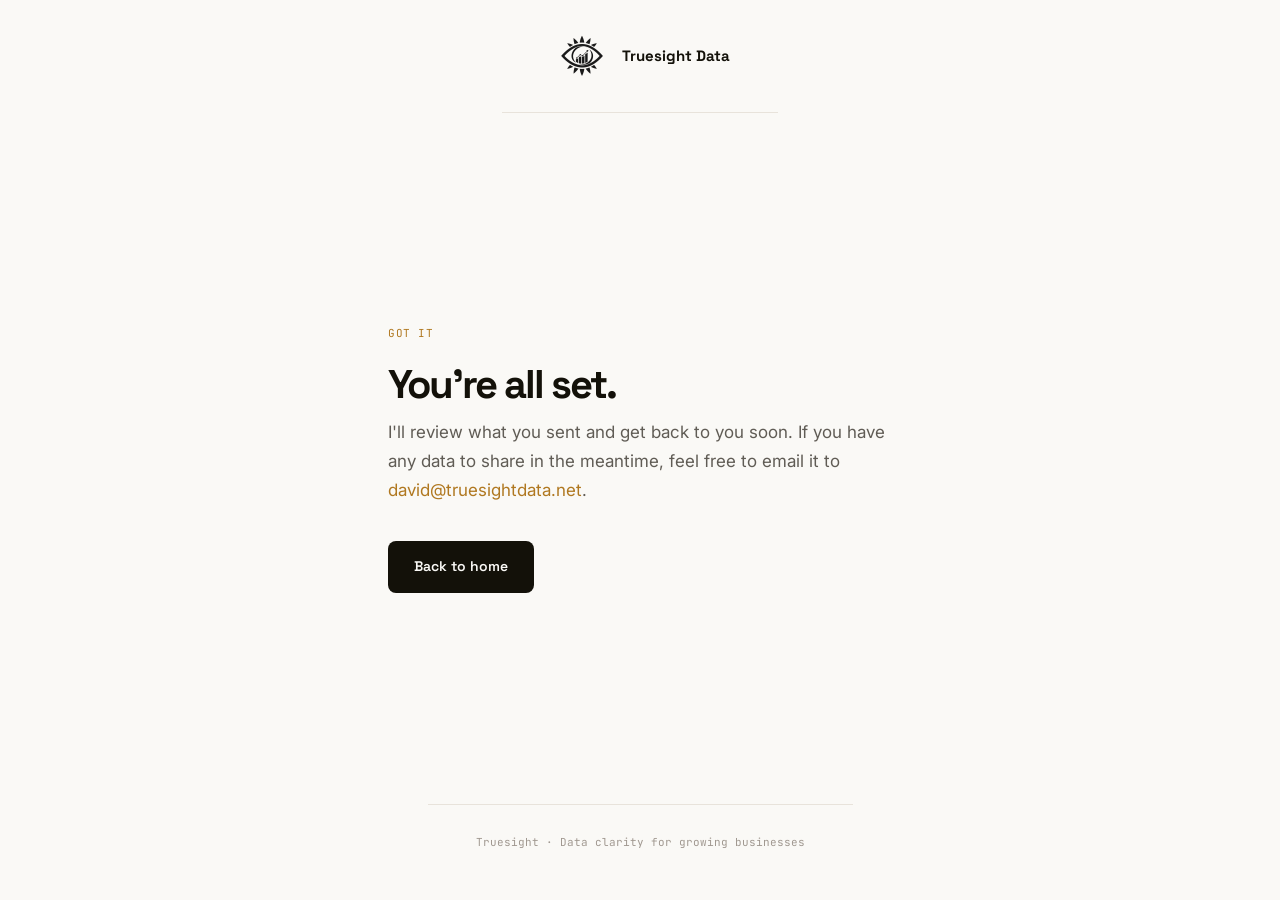
<file: thanks/index.html>
<!DOCTYPE html>
<html lang="en">
<head>
  <meta charset="UTF-8" />
  <meta name="viewport" content="width=device-width, initial-scale=1.0" />
  <title>Thanks · Truesight Data</title>
  <link rel="icon" type="image/svg+xml" href="../empath-icon-v2.png" />
  <link rel="preconnect" href="https://fonts.googleapis.com" />
  <link rel="preconnect" href="https://fonts.gstatic.com" crossorigin />
  <link href="https://fonts.googleapis.com/css2?family=Inter:wght@400;500&family=Space+Grotesk:wght@600;700&family=JetBrains+Mono:wght@400&display=swap" rel="stylesheet" />
  <link rel="stylesheet" href="../styles.css" />
  <!-- Google tag (gtag.js) -->
  <script async src="https://www.googletagmanager.com/gtag/js?id=G-F4FRQ9SZVH"></script>
  <script>
    window.dataLayer = window.dataLayer || [];
    function gtag(){dataLayer.push(arguments);}
    gtag('js', new Date());
    gtag('config', 'G-F4FRQ9SZVH');
  </script>
  <style>
    .thanks-page { min-height: 100vh; display: flex; flex-direction: column; }
    .thanks-main {
      max-width: 600px; margin: 0 auto; padding: 80px 48px; flex: 1;
      display: flex; flex-direction: column; justify-content: center;
    }
    .thanks-kicker {
      font-family: var(--mono); font-size: 11px; color: var(--accent);
      letter-spacing: 0.05em; text-transform: uppercase; margin-bottom: 20px;
    }
    .thanks-main h1 { font-size: clamp(28px, 4vw, 40px); margin-bottom: 12px; }
    .thanks-main .sub { margin-bottom: 36px; }
    @media (max-width: 600px) { .thanks-main { padding: 48px 24px; } }
  </style>
</head>
<body class="thanks-page">

  <header class="nav">
    <a href="/" class="logo">
      <img src="../empath-icon-v2.png" alt="" class="logo__mark" width="64" height="64">
      Truesight Data
    </a>
  </header>

  <main class="thanks-main">
    <p class="thanks-kicker">Got it</p>
    <h1>You're all set.</h1>
    <p class="sub">I'll review what you sent and get back to you soon. If you have any data to share in the meantime, feel free to email it to <a href="mailto:david@truesightdata.net" style="color:var(--accent)">david@truesightdata.net</a>.</p>
    <a href="/" class="btn" style="align-self: flex-start;">Back to home</a>
  </main>

  <footer class="footer">
    <span>Truesight · Data clarity for growing businesses</span>
  </footer>

</body>
</html>
</file>
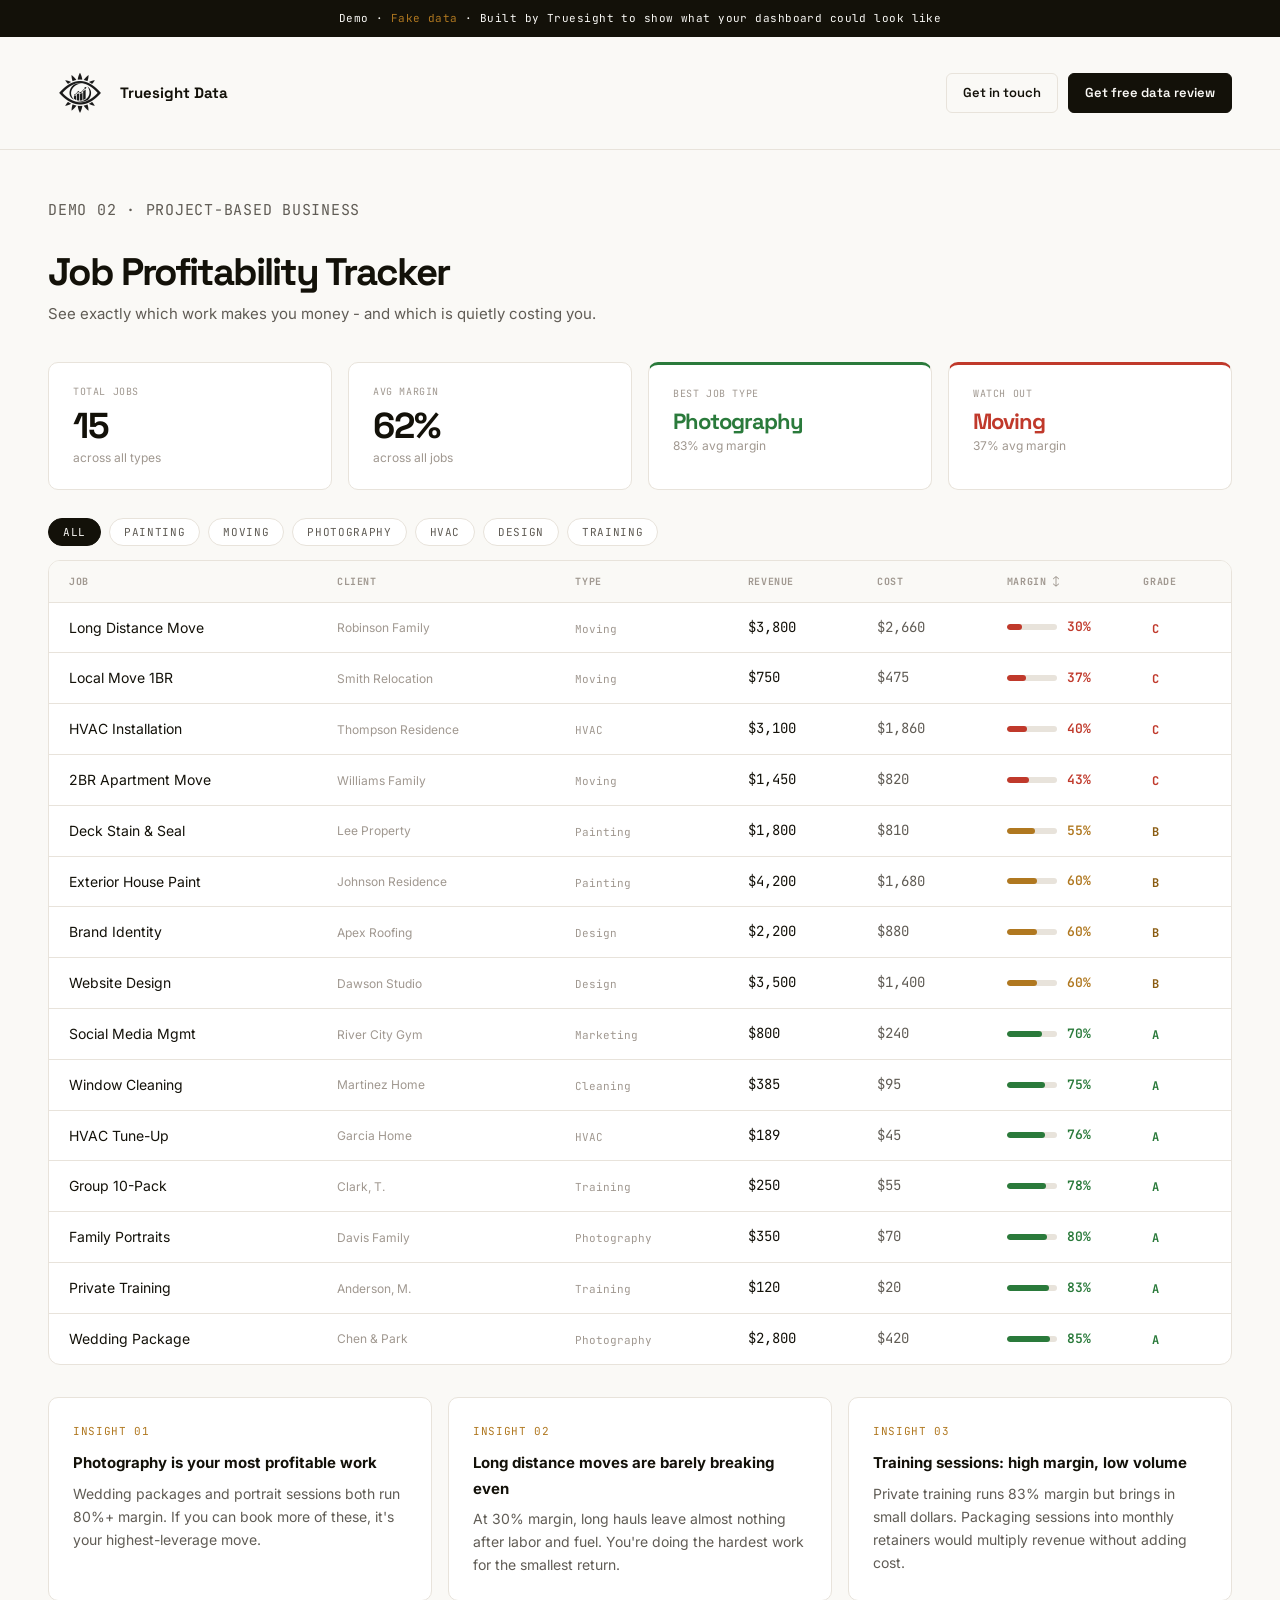
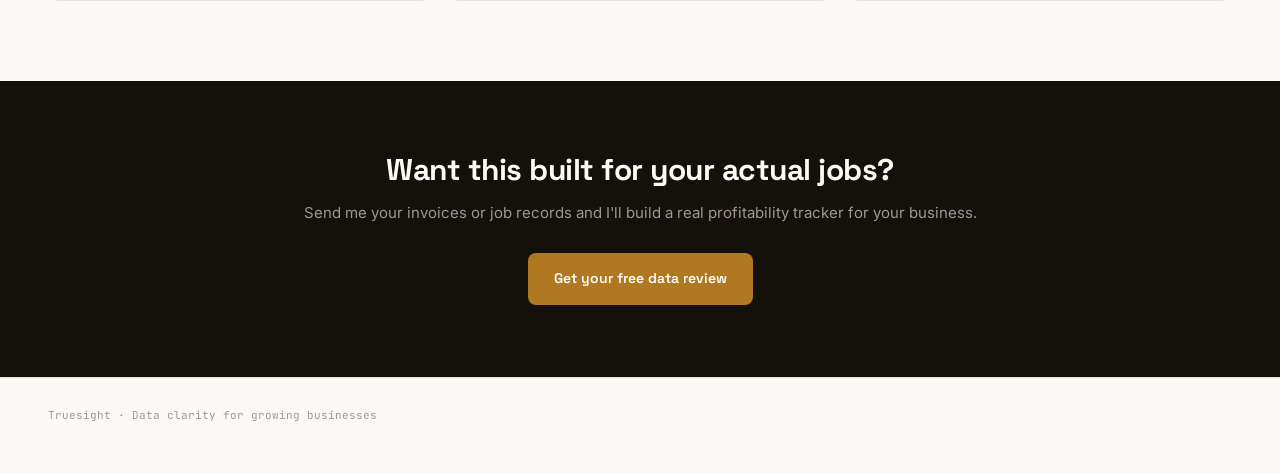
<file: demos/profitability/index.html>
<!DOCTYPE html>
<html lang="en">
<head>
  <meta charset="UTF-8"/>
  <meta name="viewport" content="width=device-width, initial-scale=1.0"/>
  <title>Job Profitability Tracker · Truesight Demo</title>
  <link rel="icon" type="image/svg+xml" href="../../truesight_icon_mark.svg"/>
  <link rel="preconnect" href="https://fonts.googleapis.com"/>
  <link rel="preconnect" href="https://fonts.gstatic.com" crossorigin/>
  <link href="https://fonts.googleapis.com/css2?family=Inter:wght@400;500&family=Space+Grotesk:wght@600;700&family=JetBrains+Mono:wght@400&display=swap" rel="stylesheet"/>
  <link rel="stylesheet" href="../../styles.css"/>
  <script async src="https://www.googletagmanager.com/gtag/js?id=G-F4FRQ9SZVH"></script>
  <script>window.dataLayer=window.dataLayer||[];function gtag(){dataLayer.push(arguments);}gtag('js',new Date());gtag('config','G-F4FRQ9SZVH');</script>
  <style>
    .demo-banner {
      background: var(--text); color: var(--bg); text-align: center;
      padding: 9px; font-family: var(--mono); font-size: 11px; letter-spacing: 0.04em;
    }
    .demo-banner span { color: var(--accent); }
    .dash-hero { max-width: 1280px; margin: 0 auto; padding: 48px 48px 0; }
    .dash-hero h1 { font-size: clamp(28px, 3vw, 40px); margin-bottom: 8px; }
    .dash-hero p { font-size: 15px; color: var(--mid); }
    .dash-container { max-width: 1280px; margin: 0 auto; padding: 36px 48px 80px; }
    .stat-grid { display: grid; grid-template-columns: repeat(4, 1fr); gap: 16px; margin-bottom: 28px; }
    .stat-card { background: #fff; border: 1px solid var(--line); border-radius: 10px; padding: 20px 24px; }
    .stat-card__label { font-family: var(--mono); font-size: 10px; color: var(--light); text-transform: uppercase; letter-spacing: 0.06em; margin-bottom: 8px; }
    .stat-card__value { font-family: var(--disp); font-size: 36px; font-weight: 700; color: var(--text); letter-spacing: -1px; line-height: 1; margin-bottom: 4px; }
    .stat-card__sub { font-size: 12px; color: var(--light); }
    .stat-card--hi { border-top: 3px solid #2a7a3b; }
    .stat-card--lo { border-top: 3px solid #c0392b; }
    .filter-tabs { display: flex; gap: 8px; margin-bottom: 14px; flex-wrap: wrap; }
    .filter-tab {
      font-family: var(--mono); font-size: 11px; text-transform: uppercase;
      letter-spacing: 0.06em; padding: 6px 14px; border-radius: 20px;
      border: 1px solid var(--line); color: var(--mid); cursor: pointer;
      background: #fff; transition: all 0.15s;
    }
    .filter-tab:hover { border-color: var(--text); color: var(--text); }
    .filter-tab.active { background: var(--text); color: var(--bg); border-color: var(--text); }
    .dash-card { background: #fff; border: 1px solid var(--line); border-radius: 12px; overflow: hidden; }
    .dash-table { width: 100%; border-collapse: collapse; }
    .dash-table th {
      font-family: var(--mono); font-size: 10px; text-transform: uppercase;
      letter-spacing: 0.06em; color: var(--light); padding: 12px 20px;
      text-align: left; border-bottom: 1px solid var(--line); background: var(--bg);
    }
    .dash-table th.sortable { cursor: pointer; user-select: none; }
    .dash-table th.sortable:hover { color: var(--text); }
    .dash-table td { padding: 13px 20px; font-size: 14px; color: var(--text); border-bottom: 1px solid var(--line); }
    .dash-table tr:last-child td { border-bottom: none; }
    .dash-table tr:hover td { background: #faf9f6; }
    .sub-text { font-size: 12px; color: var(--light); margin-top: 2px; }
    .mono { font-family: var(--mono); font-size: 13px; }
    .margin-bar-wrap { display: flex; align-items: center; gap: 10px; }
    .margin-bar-bg { flex: 1; height: 6px; background: var(--line); border-radius: 3px; overflow: hidden; }
    .margin-bar { height: 100%; border-radius: 3px; }
    .grade { display: inline-block; font-family: var(--mono); font-size: 12px; font-weight: 700; width: 24px; text-align: center; }
    .grade--a { color: #2a7a3b; }
    .grade--b { color: #8a5c12; }
    .grade--c { color: #c0392b; }
    .insight-grid { display: grid; grid-template-columns: repeat(3, 1fr); gap: 16px; margin-top: 32px; }
    .insight-card { background: #fff; border: 1px solid var(--line); border-radius: 10px; padding: 24px; }
    .insight-card__n { font-family: var(--mono); font-size: 11px; color: var(--accent); text-transform: uppercase; letter-spacing: 0.06em; margin-bottom: 10px; }
    .insight-card strong { display: block; color: var(--text); margin-bottom: 6px; font-size: 15px; }
    .insight-card p { font-size: 14px; line-height: 1.65; }
    .demo-cta { background: var(--text); color: var(--bg); text-align: center; padding: 72px 48px; }
    .demo-cta h2 { font-family: var(--disp); font-size: 30px; margin-bottom: 12px; color: var(--bg); letter-spacing: -0.5px; }
    .demo-cta p { color: #a09890; margin-bottom: 28px; font-size: 15px; }
    .demo-cta .btn { background: var(--accent); color: #fff; }
    .demo-cta .btn:hover { opacity: 0.85; }
    @media (max-width: 900px) { .stat-grid { grid-template-columns: repeat(2, 1fr); } .insight-grid { grid-template-columns: 1fr; } }
    @media (max-width: 600px) {
      .dash-hero, .dash-container { padding-left: 20px; padding-right: 20px; }
      .dash-table th:nth-child(2), .dash-table td:nth-child(2),
      .dash-table th:nth-child(4), .dash-table td:nth-child(4) { display: none; }
    }
  </style>
</head>
<body>
  <div class="demo-banner">Demo · <span>Fake data</span> · Built by Truesight to show what your dashboard could look like</div>

  <header class="nav">
    <a href="/" class="logo">
      <img src="../../empath-icon-v2.png" alt="" class="logo__mark" width="64" height="64">
      Truesight Data
    </a>
    <div class="nav__actions">
      <a href="/contact" class="nav__cta">Get in touch</a>
      <a href="/free-data-review" class="nav__cta nav__cta--primary">Get free data review</a>
    </div>
  </header>

  <div class="dash-hero">
    <p class="kicker">Demo 02 · Project-Based Business</p>
    <h1>Job Profitability Tracker</h1>
    <p>See exactly which work makes you money - and which is quietly costing you.</p>
  </div>

  <div class="dash-container">
    <div class="stat-grid">
      <div class="stat-card">
        <div class="stat-card__label">Total Jobs</div>
        <div class="stat-card__value" id="stat-jobs">15</div>
        <div class="stat-card__sub">across all types</div>
      </div>
      <div class="stat-card">
        <div class="stat-card__label">Avg Margin</div>
        <div class="stat-card__value" id="stat-avg">-</div>
        <div class="stat-card__sub">across all jobs</div>
      </div>
      <div class="stat-card stat-card--hi">
        <div class="stat-card__label">Best Job Type</div>
        <div class="stat-card__value" id="stat-best" style="font-size:22px;color:#2a7a3b">-</div>
        <div class="stat-card__sub" id="stat-best-sub">highest avg margin</div>
      </div>
      <div class="stat-card stat-card--lo">
        <div class="stat-card__label">Watch Out</div>
        <div class="stat-card__value" id="stat-worst" style="font-size:22px;color:#c0392b">-</div>
        <div class="stat-card__sub" id="stat-worst-sub">lowest avg margin</div>
      </div>
    </div>

    <div class="filter-tabs">
      <button class="filter-tab active" data-filter="all">All</button>
      <button class="filter-tab" data-filter="Painting">Painting</button>
      <button class="filter-tab" data-filter="Moving">Moving</button>
      <button class="filter-tab" data-filter="Photography">Photography</button>
      <button class="filter-tab" data-filter="HVAC">HVAC</button>
      <button class="filter-tab" data-filter="Design">Design</button>
      <button class="filter-tab" data-filter="Training">Training</button>
    </div>

    <div class="dash-card">
      <table class="dash-table">
        <thead>
          <tr>
            <th>Job</th>
            <th>Client</th>
            <th>Type</th>
            <th>Revenue</th>
            <th>Cost</th>
            <th class="sortable" id="sort-margin">Margin ↕</th>
            <th>Grade</th>
          </tr>
        </thead>
        <tbody id="job-tbody"></tbody>
      </table>
    </div>

    <div class="insight-grid">
      <div class="insight-card">
        <div class="insight-card__n">Insight 01</div>
        <strong>Photography is your most profitable work</strong>
        <p>Wedding packages and portrait sessions both run 80%+ margin. If you can book more of these, it's your highest-leverage move.</p>
      </div>
      <div class="insight-card">
        <div class="insight-card__n">Insight 02</div>
        <strong>Long distance moves are barely breaking even</strong>
        <p>At 30% margin, long hauls leave almost nothing after labor and fuel. You're doing the hardest work for the smallest return.</p>
      </div>
      <div class="insight-card">
        <div class="insight-card__n">Insight 03</div>
        <strong>Training sessions: high margin, low volume</strong>
        <p>Private training runs 83% margin but brings in small dollars. Packaging sessions into monthly retainers would multiply revenue without adding cost.</p>
      </div>
    </div>
  </div>

  <div class="demo-cta">
    <h2>Want this built for your actual jobs?</h2>
    <p>Send me your invoices or job records and I'll build a real profitability tracker for your business.</p>
    <a href="/free-data-review" class="btn">Get your free data review</a>
  </div>

  <footer class="footer">
    <span>Truesight · Data clarity for growing businesses</span>
  </footer>

  <script>
    const jobs = [
      { name: 'Exterior House Paint', client: 'Johnson Residence', type: 'Painting',    revenue: 4200, cost: 1680 },
      { name: 'Window Cleaning',      client: 'Martinez Home',     type: 'Cleaning',    revenue: 385,  cost: 95   },
      { name: '2BR Apartment Move',   client: 'Williams Family',   type: 'Moving',      revenue: 1450, cost: 820  },
      { name: 'Wedding Package',      client: 'Chen & Park',       type: 'Photography', revenue: 2800, cost: 420  },
      { name: 'Family Portraits',     client: 'Davis Family',      type: 'Photography', revenue: 350,  cost: 70   },
      { name: 'HVAC Installation',    client: 'Thompson Residence',type: 'HVAC',        revenue: 3100, cost: 1860 },
      { name: 'HVAC Tune-Up',         client: 'Garcia Home',       type: 'HVAC',        revenue: 189,  cost: 45   },
      { name: 'Brand Identity',       client: 'Apex Roofing',      type: 'Design',      revenue: 2200, cost: 880  },
      { name: 'Social Media Mgmt',    client: 'River City Gym',    type: 'Marketing',   revenue: 800,  cost: 240  },
      { name: 'Local Move 1BR',       client: 'Smith Relocation',  type: 'Moving',      revenue: 750,  cost: 475  },
      { name: 'Long Distance Move',   client: 'Robinson Family',   type: 'Moving',      revenue: 3800, cost: 2660 },
      { name: 'Private Training',     client: 'Anderson, M.',      type: 'Training',    revenue: 120,  cost: 20   },
      { name: 'Group 10-Pack',        client: 'Clark, T.',         type: 'Training',    revenue: 250,  cost: 55   },
      { name: 'Website Design',       client: 'Dawson Studio',     type: 'Design',      revenue: 3500, cost: 1400 },
      { name: 'Deck Stain & Seal',    client: 'Lee Property',      type: 'Painting',    revenue: 1800, cost: 810  },
    ];

    function margin(j) { return Math.round(((j.revenue - j.cost) / j.revenue) * 100); }
    function grade(m) { return m >= 65 ? 'A' : m >= 45 ? 'B' : 'C'; }
    function barColor(m) { return m >= 65 ? '#2a7a3b' : m >= 45 ? '#b07820' : '#c0392b'; }

    // Stats
    const allMargins = jobs.map(margin);
    const avg = Math.round(allMargins.reduce((a,b) => a+b,0) / allMargins.length);
    document.getElementById('stat-avg').textContent = avg + '%';

    const types = [...new Set(jobs.map(j => j.type))];
    const typeAvg = types.map(t => ({ t, avg: Math.round(jobs.filter(j => j.type === t).map(margin).reduce((a,b)=>a+b,0) / jobs.filter(j=>j.type===t).length) }));
    typeAvg.sort((a,b) => b.avg - a.avg);
    document.getElementById('stat-best').textContent = typeAvg[0].t;
    document.getElementById('stat-best-sub').textContent = typeAvg[0].avg + '% avg margin';
    document.getElementById('stat-worst').textContent = typeAvg[typeAvg.length-1].t;
    document.getElementById('stat-worst-sub').textContent = typeAvg[typeAvg.length-1].avg + '% avg margin';

    let sortDir = -1;

    function render(filter) {
      let list = filter === 'all' ? [...jobs] : jobs.filter(j => j.type === filter);
      list.sort((a,b) => sortDir * (margin(b) - margin(a)));
      const maxRev = Math.max(...list.map(j => j.revenue));
      document.getElementById('stat-jobs').textContent = list.length;
      document.getElementById('job-tbody').innerHTML = list.map(j => {
        const m = margin(j);
        const g = grade(m);
        return `<tr>
          <td><div>${j.name}</div></td>
          <td><div class="sub-text">${j.client}</div></td>
          <td><span style="font-family:var(--mono);font-size:11px;color:var(--light)">${j.type}</span></td>
          <td class="mono">$${j.revenue.toLocaleString()}</td>
          <td class="mono" style="color:var(--mid)">$${j.cost.toLocaleString()}</td>
          <td>
            <div class="margin-bar-wrap">
              <div class="margin-bar-bg"><div class="margin-bar" style="width:${m}%;background:${barColor(m)}"></div></div>
              <span class="mono" style="color:${barColor(m)};font-weight:600;min-width:36px">${m}%</span>
            </div>
          </td>
          <td><span class="grade grade--${g.toLowerCase()}">${g}</span></td>
        </tr>`;
      }).join('');
    }

    document.querySelectorAll('.filter-tab').forEach(tab => {
      tab.addEventListener('click', () => {
        document.querySelectorAll('.filter-tab').forEach(t => t.classList.remove('active'));
        tab.classList.add('active');
        render(tab.dataset.filter);
      });
    });

    document.getElementById('sort-margin').addEventListener('click', () => {
      sortDir *= -1;
      document.getElementById('sort-margin').textContent = 'Margin ' + (sortDir === -1 ? '↕' : sortDir === 1 ? '↑' : '↓');
      const active = document.querySelector('.filter-tab.active');
      render(active ? active.dataset.filter : 'all');
    });

    render('all');
  </script>
</body>
</html>
</file>
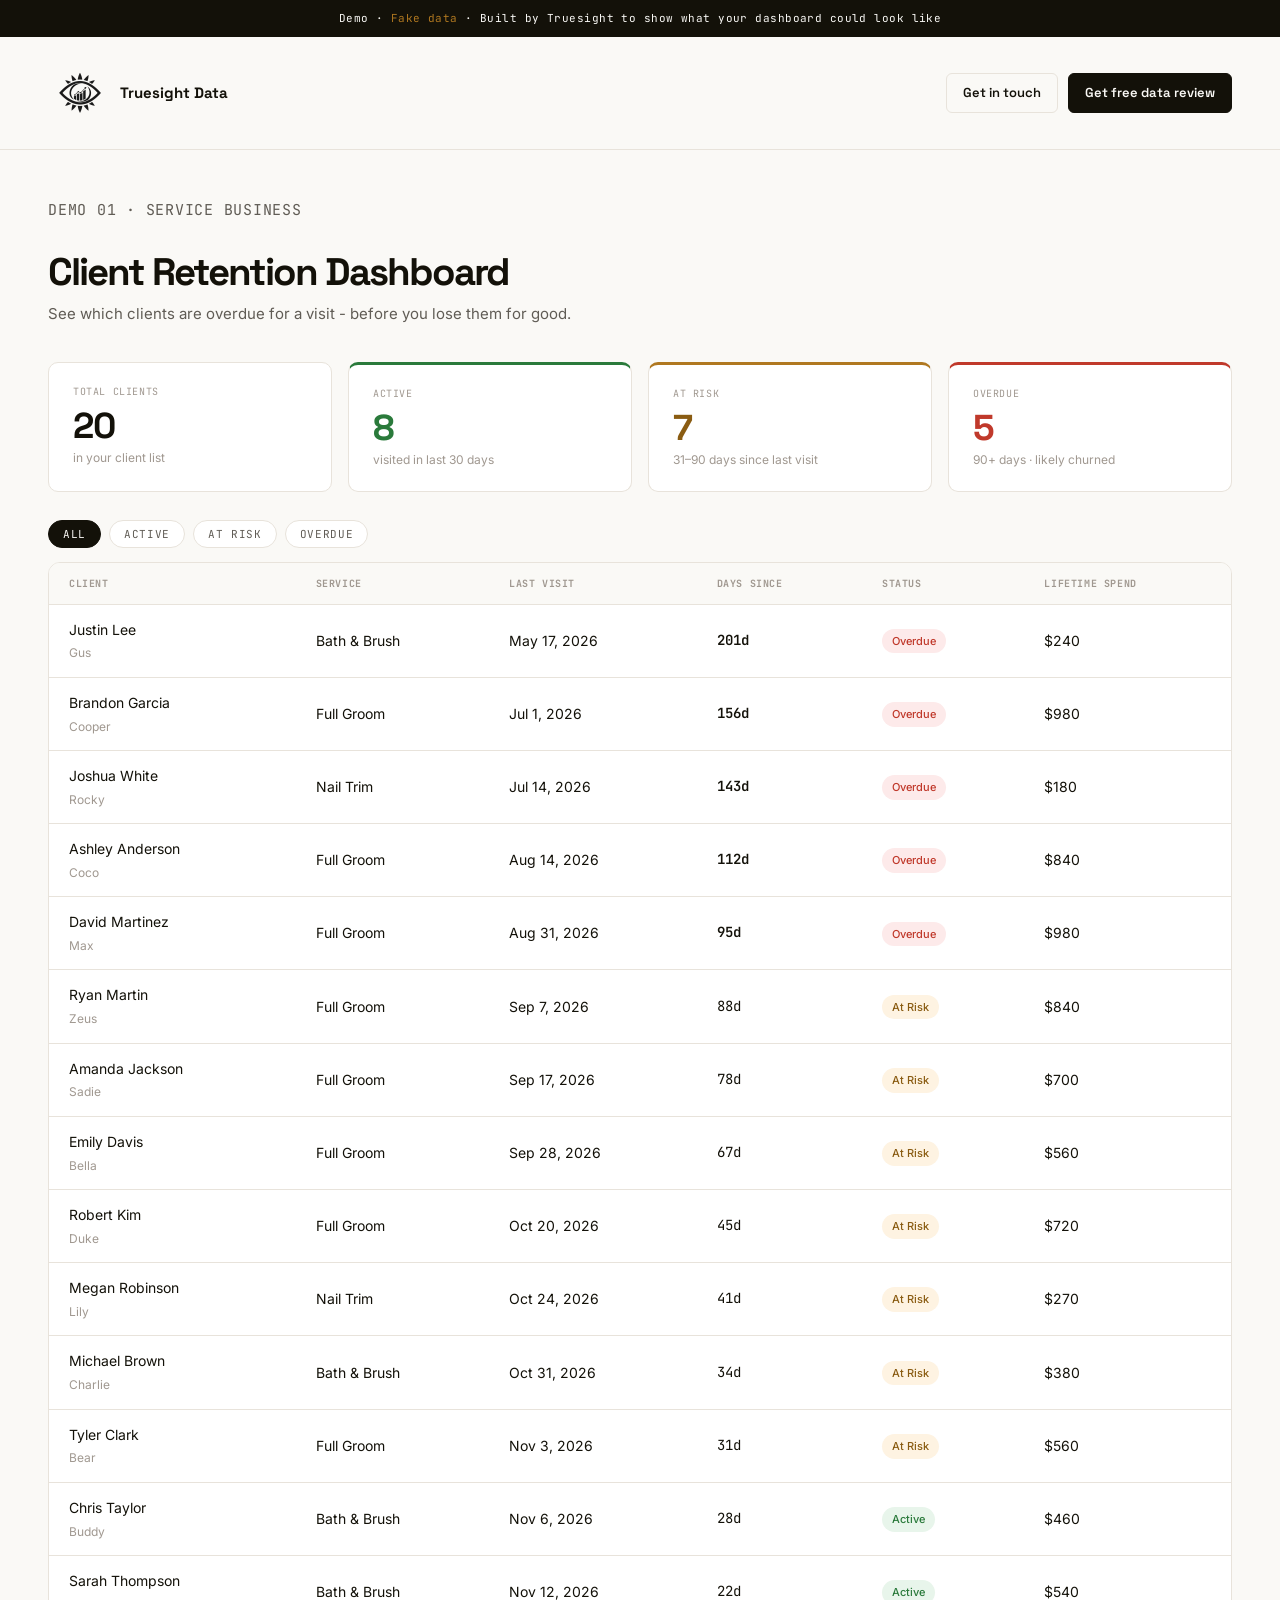
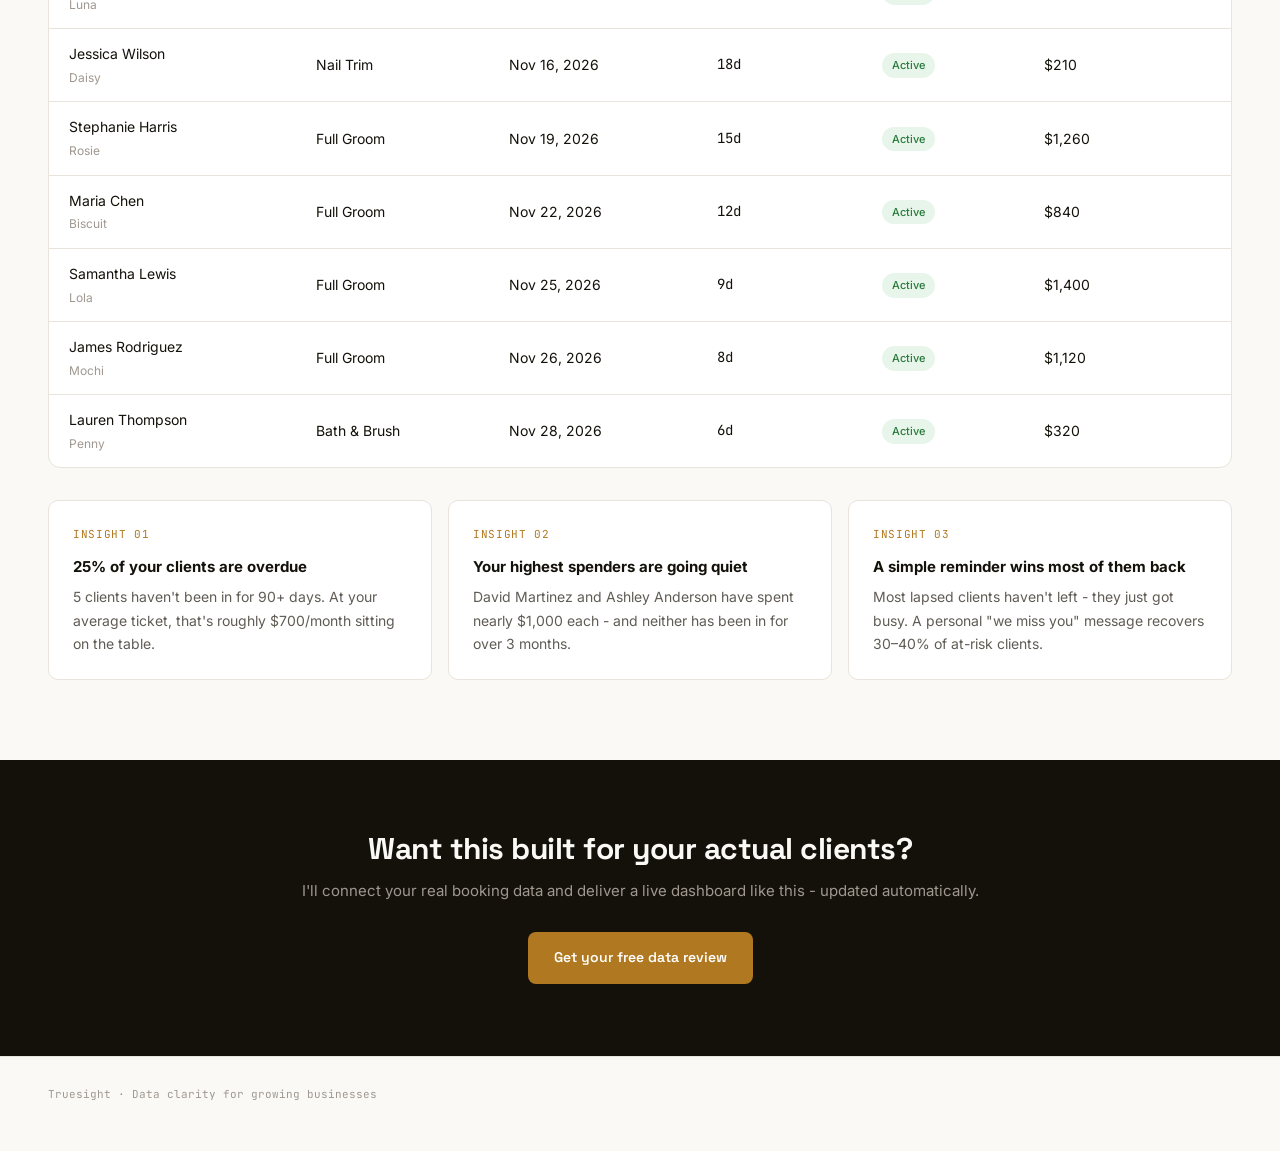
<file: demos/retention/index.html>
<!DOCTYPE html>
<html lang="en">
<head>
  <meta charset="UTF-8"/>
  <meta name="viewport" content="width=device-width, initial-scale=1.0"/>
  <title>Client Retention Dashboard · Truesight Demo</title>
  <link rel="icon" type="image/svg+xml" href="../../truesight_icon_mark.svg"/>
  <link rel="preconnect" href="https://fonts.googleapis.com"/>
  <link rel="preconnect" href="https://fonts.gstatic.com" crossorigin/>
  <link href="https://fonts.googleapis.com/css2?family=Inter:wght@400;500&family=Space+Grotesk:wght@600;700&family=JetBrains+Mono:wght@400&display=swap" rel="stylesheet"/>
  <link rel="stylesheet" href="../../styles.css"/>
  <script async src="https://www.googletagmanager.com/gtag/js?id=G-F4FRQ9SZVH"></script>
  <script>window.dataLayer=window.dataLayer||[];function gtag(){dataLayer.push(arguments);}gtag('js',new Date());gtag('config','G-F4FRQ9SZVH');</script>
  <style>
    .demo-banner {
      background: var(--text); color: var(--bg); text-align: center;
      padding: 9px; font-family: var(--mono); font-size: 11px; letter-spacing: 0.04em;
    }
    .demo-banner span { color: var(--accent); }
    .dash-hero { max-width: 1280px; margin: 0 auto; padding: 48px 48px 0; }
    .dash-hero h1 { font-size: clamp(28px, 3vw, 40px); margin-bottom: 8px; }
    .dash-hero p { font-size: 15px; color: var(--mid); }
    .dash-container { max-width: 1280px; margin: 0 auto; padding: 36px 48px 80px; }
    .stat-grid { display: grid; grid-template-columns: repeat(4, 1fr); gap: 16px; margin-bottom: 28px; }
    .stat-card {
      background: #fff; border: 1px solid var(--line); border-radius: 10px; padding: 20px 24px;
    }
    .stat-card--green { border-top: 3px solid #2a7a3b; }
    .stat-card--yellow { border-top: 3px solid var(--accent); }
    .stat-card--red { border-top: 3px solid #c0392b; }
    .stat-card__label {
      font-family: var(--mono); font-size: 10px; color: var(--light);
      text-transform: uppercase; letter-spacing: 0.06em; margin-bottom: 8px;
    }
    .stat-card__value {
      font-family: var(--disp); font-size: 36px; font-weight: 700;
      color: var(--text); letter-spacing: -1px; line-height: 1; margin-bottom: 4px;
    }
    .stat-card__sub { font-size: 12px; color: var(--light); }
    .filter-tabs { display: flex; gap: 8px; margin-bottom: 14px; }
    .filter-tab {
      font-family: var(--mono); font-size: 11px; text-transform: uppercase;
      letter-spacing: 0.06em; padding: 6px 14px; border-radius: 20px;
      border: 1px solid var(--line); color: var(--mid); cursor: pointer;
      background: #fff; transition: all 0.15s;
    }
    .filter-tab:hover { border-color: var(--text); color: var(--text); }
    .filter-tab.active { background: var(--text); color: var(--bg); border-color: var(--text); }
    .dash-card { background: #fff; border: 1px solid var(--line); border-radius: 12px; overflow: hidden; }
    .dash-table { width: 100%; border-collapse: collapse; }
    .dash-table th {
      font-family: var(--mono); font-size: 10px; text-transform: uppercase;
      letter-spacing: 0.06em; color: var(--light); padding: 12px 20px;
      text-align: left; border-bottom: 1px solid var(--line); background: var(--bg);
    }
    .dash-table td { padding: 13px 20px; font-size: 14px; color: var(--text); border-bottom: 1px solid var(--line); }
    .dash-table tr:last-child td { border-bottom: none; }
    .dash-table tr:hover td { background: #faf9f6; }
    .sub-text { font-size: 12px; color: var(--light); margin-top: 2px; }
    .badge { display: inline-block; padding: 3px 10px; border-radius: 20px; font-size: 11px; font-weight: 500; }
    .badge--green { background: #e8f5eb; color: #2a7a3b; }
    .badge--yellow { background: #fef3e2; color: #8a5c12; }
    .badge--red { background: #fdeaea; color: #c0392b; }
    .mono { font-family: var(--mono); font-size: 13px; }
    .mono--red { color: #c0392b; font-weight: 600; }
    .mono--yellow { color: #8a5c12; }
    .insight-grid { display: grid; grid-template-columns: repeat(3, 1fr); gap: 16px; margin-top: 32px; }
    .insight-card { background: #fff; border: 1px solid var(--line); border-radius: 10px; padding: 24px; }
    .insight-card__n {
      font-family: var(--mono); font-size: 11px; color: var(--accent);
      text-transform: uppercase; letter-spacing: 0.06em; margin-bottom: 10px;
    }
    .insight-card strong { display: block; color: var(--text); margin-bottom: 6px; font-size: 15px; }
    .insight-card p { font-size: 14px; line-height: 1.65; }
    .demo-cta {
      background: var(--text); color: var(--bg); text-align: center; padding: 72px 48px;
    }
    .demo-cta h2 { font-family: var(--disp); font-size: 30px; margin-bottom: 12px; color: var(--bg); letter-spacing: -0.5px; }
    .demo-cta p { color: #a09890; margin-bottom: 28px; font-size: 15px; }
    .demo-cta .btn { background: var(--accent); color: #fff; }
    .demo-cta .btn:hover { opacity: 0.85; }
    @media (max-width: 900px) {
      .stat-grid { grid-template-columns: repeat(2, 1fr); }
      .insight-grid { grid-template-columns: 1fr; }
    }
    @media (max-width: 600px) {
      .dash-hero, .dash-container { padding-left: 20px; padding-right: 20px; }
      .dash-table th:nth-child(3), .dash-table td:nth-child(3),
      .dash-table th:nth-child(6), .dash-table td:nth-child(6) { display: none; }
    }
  </style>
</head>
<body>
  <div class="demo-banner">Demo · <span>Fake data</span> · Built by Truesight to show what your dashboard could look like</div>

  <header class="nav">
    <a href="/" class="logo">
      <img src="../../empath-icon-v2.png" alt="" class="logo__mark" width="64" height="64">
      Truesight Data
    </a>
    <div class="nav__actions">
      <a href="/contact" class="nav__cta">Get in touch</a>
      <a href="/free-data-review" class="nav__cta nav__cta--primary">Get free data review</a>
    </div>
  </header>

  <div class="dash-hero">
    <p class="kicker">Demo 01 · Service Business</p>
    <h1>Client Retention Dashboard</h1>
    <p>See which clients are overdue for a visit - before you lose them for good.</p>
  </div>

  <div class="dash-container">
    <div class="stat-grid">
      <div class="stat-card">
        <div class="stat-card__label">Total Clients</div>
        <div class="stat-card__value">20</div>
        <div class="stat-card__sub">in your client list</div>
      </div>
      <div class="stat-card stat-card--green">
        <div class="stat-card__label">Active</div>
        <div class="stat-card__value" id="stat-active" style="color:#2a7a3b">-</div>
        <div class="stat-card__sub">visited in last 30 days</div>
      </div>
      <div class="stat-card stat-card--yellow">
        <div class="stat-card__label">At Risk</div>
        <div class="stat-card__value" id="stat-risk" style="color:#8a5c12">-</div>
        <div class="stat-card__sub">31–90 days since last visit</div>
      </div>
      <div class="stat-card stat-card--red">
        <div class="stat-card__label">Overdue</div>
        <div class="stat-card__value" id="stat-overdue" style="color:#c0392b">-</div>
        <div class="stat-card__sub">90+ days · likely churned</div>
      </div>
    </div>

    <div class="filter-tabs">
      <button class="filter-tab active" data-filter="all">All</button>
      <button class="filter-tab" data-filter="green">Active</button>
      <button class="filter-tab" data-filter="yellow">At Risk</button>
      <button class="filter-tab" data-filter="red">Overdue</button>
    </div>

    <div class="dash-card">
      <table class="dash-table">
        <thead>
          <tr>
            <th>Client</th>
            <th>Service</th>
            <th>Last Visit</th>
            <th>Days Since</th>
            <th>Status</th>
            <th>Lifetime Spend</th>
          </tr>
        </thead>
        <tbody id="client-tbody"></tbody>
      </table>
    </div>

    <div class="insight-grid">
      <div class="insight-card">
        <div class="insight-card__n">Insight 01</div>
        <strong>25% of your clients are overdue</strong>
        <p>5 clients haven't been in for 90+ days. At your average ticket, that's roughly $700/month sitting on the table.</p>
      </div>
      <div class="insight-card">
        <div class="insight-card__n">Insight 02</div>
        <strong>Your highest spenders are going quiet</strong>
        <p>David Martinez and Ashley Anderson have spent nearly $1,000 each - and neither has been in for over 3 months.</p>
      </div>
      <div class="insight-card">
        <div class="insight-card__n">Insight 03</div>
        <strong>A simple reminder wins most of them back</strong>
        <p>Most lapsed clients haven't left - they just got busy. A personal "we miss you" message recovers 30–40% of at-risk clients.</p>
      </div>
    </div>
  </div>

  <div class="demo-cta">
    <h2>Want this built for your actual clients?</h2>
    <p>I'll connect your real booking data and deliver a live dashboard like this - updated automatically.</p>
    <a href="/free-data-review" class="btn">Get your free data review</a>
  </div>

  <footer class="footer">
    <span>Truesight · Data clarity for growing businesses</span>
  </footer>

  <script>
    const clients = [
      { name: 'Maria Chen',       pet: 'Biscuit', service: 'Full Groom',   days: 12,  spent: 840  },
      { name: 'James Rodriguez',  pet: 'Mochi',   service: 'Full Groom',   days: 8,   spent: 1120 },
      { name: 'Sarah Thompson',   pet: 'Luna',    service: 'Bath & Brush', days: 22,  spent: 540  },
      { name: 'Robert Kim',       pet: 'Duke',    service: 'Full Groom',   days: 45,  spent: 720  },
      { name: 'Emily Davis',      pet: 'Bella',   service: 'Full Groom',   days: 67,  spent: 560  },
      { name: 'Michael Brown',    pet: 'Charlie', service: 'Bath & Brush', days: 34,  spent: 380  },
      { name: 'Jessica Wilson',   pet: 'Daisy',   service: 'Nail Trim',    days: 18,  spent: 210  },
      { name: 'David Martinez',   pet: 'Max',     service: 'Full Groom',   days: 95,  spent: 980  },
      { name: 'Ashley Anderson',  pet: 'Coco',    service: 'Full Groom',   days: 112, spent: 840  },
      { name: 'Chris Taylor',     pet: 'Buddy',   service: 'Bath & Brush', days: 28,  spent: 460  },
      { name: 'Amanda Jackson',   pet: 'Sadie',   service: 'Full Groom',   days: 78,  spent: 700  },
      { name: 'Joshua White',     pet: 'Rocky',   service: 'Nail Trim',    days: 143, spent: 180  },
      { name: 'Stephanie Harris', pet: 'Rosie',   service: 'Full Groom',   days: 15,  spent: 1260 },
      { name: 'Ryan Martin',      pet: 'Zeus',    service: 'Full Groom',   days: 88,  spent: 840  },
      { name: 'Lauren Thompson',  pet: 'Penny',   service: 'Bath & Brush', days: 6,   spent: 320  },
      { name: 'Brandon Garcia',   pet: 'Cooper',  service: 'Full Groom',   days: 156, spent: 980  },
      { name: 'Megan Robinson',   pet: 'Lily',    service: 'Nail Trim',    days: 41,  spent: 270  },
      { name: 'Tyler Clark',      pet: 'Bear',    service: 'Full Groom',   days: 31,  spent: 560  },
      { name: 'Samantha Lewis',   pet: 'Lola',    service: 'Full Groom',   days: 9,   spent: 1400 },
      { name: 'Justin Lee',       pet: 'Gus',     service: 'Bath & Brush', days: 201, spent: 240  },
    ];

    function risk(days) { return days <= 30 ? 'green' : days <= 90 ? 'yellow' : 'red'; }
    function riskLabel(days) { return days <= 30 ? 'Active' : days <= 90 ? 'At Risk' : 'Overdue'; }
    function dateStr(days) {
      const d = new Date(); d.setDate(d.getDate() - days);
      return d.toLocaleDateString('en-US', { month: 'short', day: 'numeric', year: 'numeric' });
    }

    document.getElementById('stat-active').textContent  = clients.filter(c => c.days <= 30).length;
    document.getElementById('stat-risk').textContent    = clients.filter(c => c.days > 30 && c.days <= 90).length;
    document.getElementById('stat-overdue').textContent = clients.filter(c => c.days > 90).length;

    function render(filter) {
      const list = (filter === 'all' ? clients : clients.filter(c => risk(c.days) === filter))
        .slice().sort((a, b) => b.days - a.days);
      const r = risk;
      document.getElementById('client-tbody').innerHTML = list.map(c => `
        <tr>
          <td><div>${c.name}</div><div class="sub-text">${c.pet}</div></td>
          <td>${c.service}</td>
          <td>${dateStr(c.days)}</td>
          <td class="mono ${r(c.days) === 'red' ? 'mono--red' : r(c.days) === 'yellow' ? 'mono--yellow' : ''}">${c.days}d</td>
          <td><span class="badge badge--${r(c.days)}">${riskLabel(c.days)}</span></td>
          <td>$${c.spent.toLocaleString()}</td>
        </tr>`).join('');
    }

    document.querySelectorAll('.filter-tab').forEach(tab => {
      tab.addEventListener('click', () => {
        document.querySelectorAll('.filter-tab').forEach(t => t.classList.remove('active'));
        tab.classList.add('active');
        render(tab.dataset.filter);
      });
    });

    render('all');
  </script>
</body>
</html>
</file>
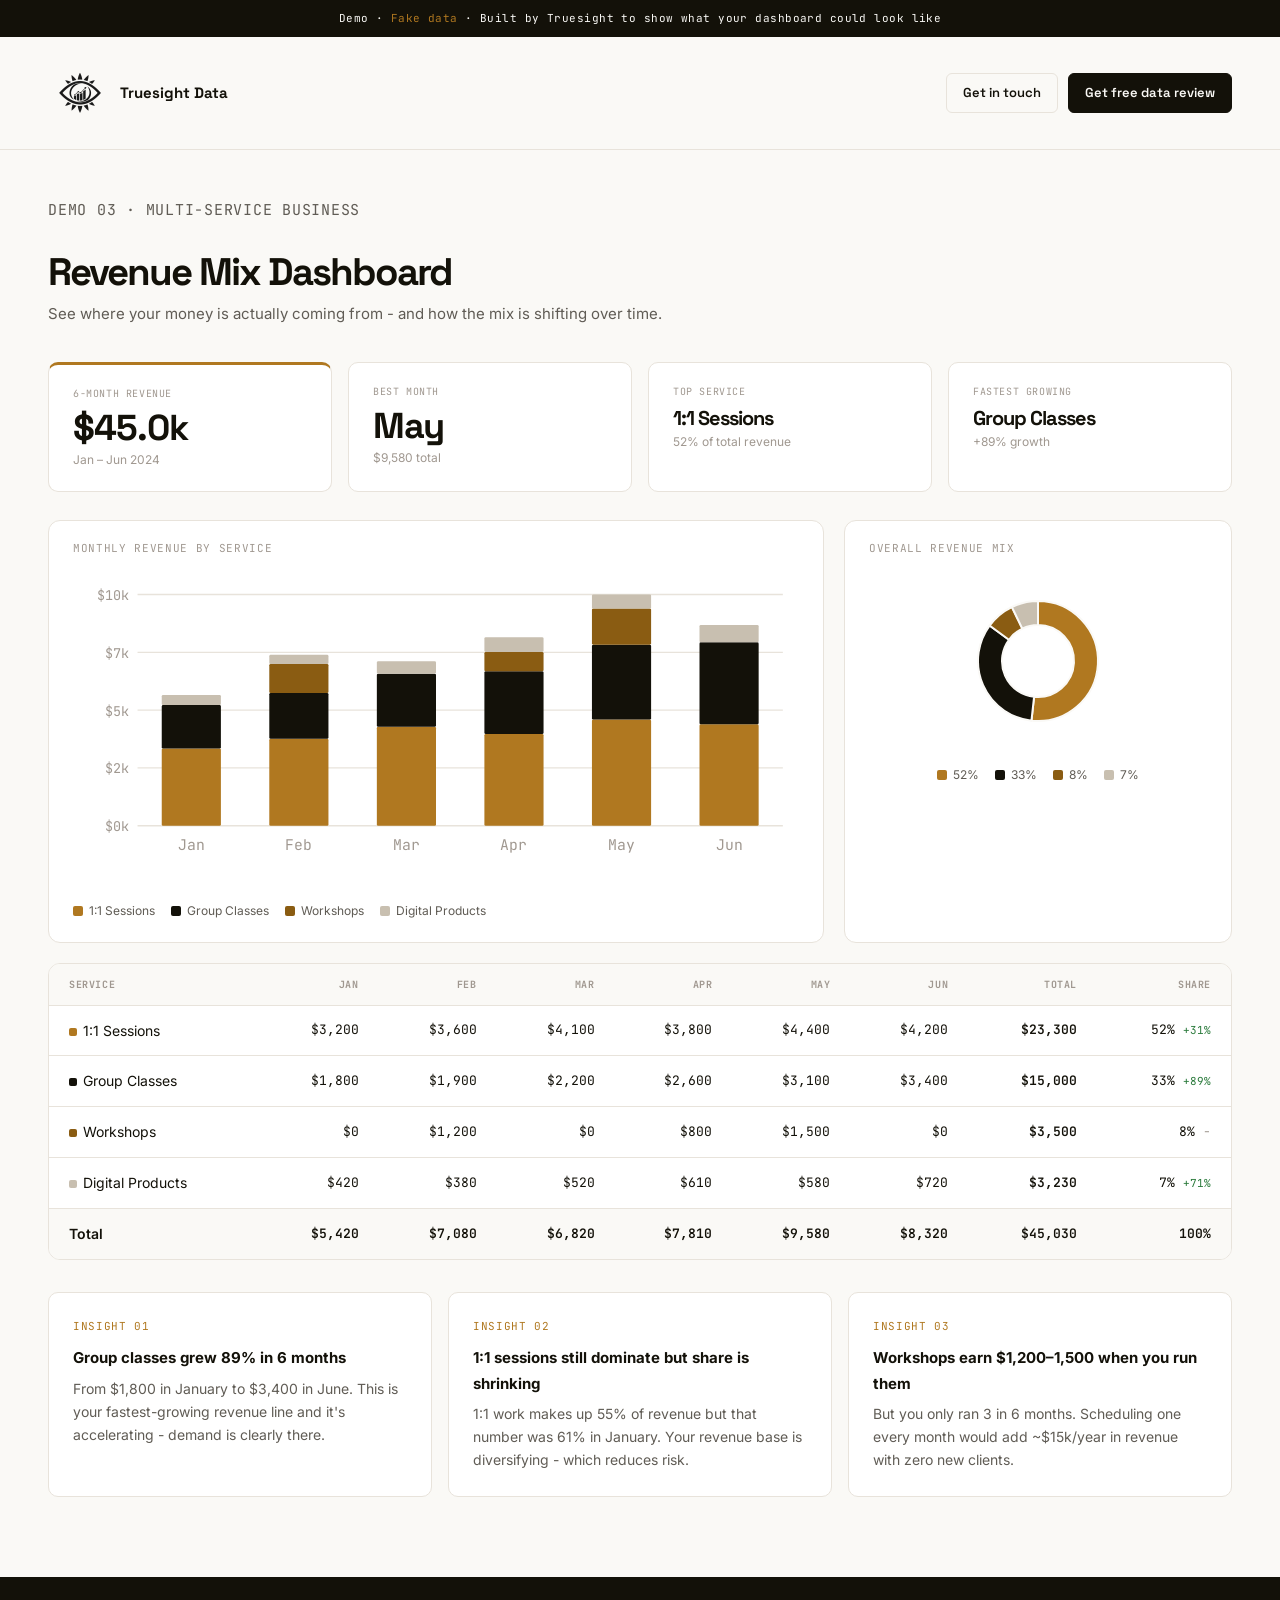
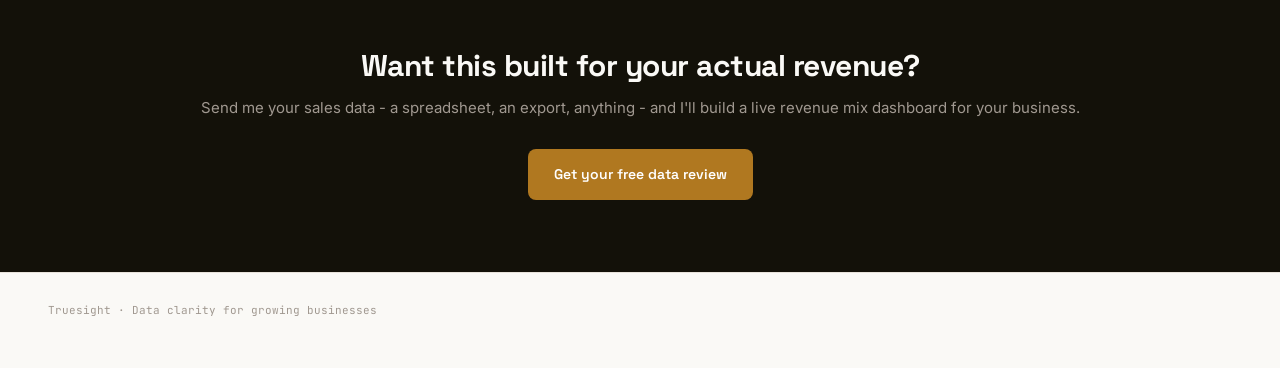
<file: demos/revenue-mix/index.html>
<!DOCTYPE html>
<html lang="en">
<head>
  <meta charset="UTF-8"/>
  <meta name="viewport" content="width=device-width, initial-scale=1.0"/>
  <title>Revenue Mix Dashboard · Truesight Demo</title>
  <link rel="icon" type="image/svg+xml" href="../../truesight_icon_mark.svg"/>
  <link rel="preconnect" href="https://fonts.googleapis.com"/>
  <link rel="preconnect" href="https://fonts.gstatic.com" crossorigin/>
  <link href="https://fonts.googleapis.com/css2?family=Inter:wght@400;500&family=Space+Grotesk:wght@600;700&family=JetBrains+Mono:wght@400&display=swap" rel="stylesheet"/>
  <link rel="stylesheet" href="../../styles.css"/>
  <script async src="https://www.googletagmanager.com/gtag/js?id=G-F4FRQ9SZVH"></script>
  <script>window.dataLayer=window.dataLayer||[];function gtag(){dataLayer.push(arguments);}gtag('js',new Date());gtag('config','G-F4FRQ9SZVH');</script>
  <style>
    .demo-banner { background: var(--text); color: var(--bg); text-align: center; padding: 9px; font-family: var(--mono); font-size: 11px; letter-spacing: 0.04em; }
    .demo-banner span { color: var(--accent); }
    .dash-hero { max-width: 1280px; margin: 0 auto; padding: 48px 48px 0; }
    .dash-hero h1 { font-size: clamp(28px, 3vw, 40px); margin-bottom: 8px; }
    .dash-hero p { font-size: 15px; color: var(--mid); }
    .dash-container { max-width: 1280px; margin: 0 auto; padding: 36px 48px 80px; }
    .stat-grid { display: grid; grid-template-columns: repeat(4, 1fr); gap: 16px; margin-bottom: 28px; }
    .stat-card { background: #fff; border: 1px solid var(--line); border-radius: 10px; padding: 20px 24px; }
    .stat-card__label { font-family: var(--mono); font-size: 10px; color: var(--light); text-transform: uppercase; letter-spacing: 0.06em; margin-bottom: 8px; }
    .stat-card__value { font-family: var(--disp); font-size: 36px; font-weight: 700; color: var(--text); letter-spacing: -1px; line-height: 1; margin-bottom: 4px; }
    .stat-card__sub { font-size: 12px; color: var(--light); }
    .stat-card--accent { border-top: 3px solid var(--accent); }
    .chart-grid { display: grid; grid-template-columns: 2fr 1fr; gap: 20px; margin-bottom: 20px; }
    .dash-card { background: #fff; border: 1px solid var(--line); border-radius: 12px; overflow: hidden; }
    .dash-card__head { padding: 18px 24px 0; font-family: var(--mono); font-size: 11px; color: var(--light); text-transform: uppercase; letter-spacing: 0.06em; }
    .chart-wrap { padding: 16px 24px 24px; }
    .chart-wrap svg { width: 100%; overflow: visible; }
    .legend { display: flex; flex-wrap: wrap; gap: 16px; padding: 0 24px 20px; }
    .legend-item { display: flex; align-items: center; gap: 6px; font-size: 12px; color: var(--mid); }
    .legend-dot { width: 10px; height: 10px; border-radius: 2px; flex-shrink: 0; }
    .mix-table-wrap { padding: 0 0 0; }
    .dash-table { width: 100%; border-collapse: collapse; }
    .dash-table th { font-family: var(--mono); font-size: 10px; text-transform: uppercase; letter-spacing: 0.06em; color: var(--light); padding: 12px 20px; text-align: left; border-bottom: 1px solid var(--line); background: var(--bg); }
    .dash-table th:not(:first-child) { text-align: right; }
    .dash-table td { padding: 13px 20px; font-size: 14px; color: var(--text); border-bottom: 1px solid var(--line); }
    .dash-table td:not(:first-child) { text-align: right; font-family: var(--mono); font-size: 13px; }
    .dash-table tr:last-child td { border-bottom: none; }
    .dash-table tr:hover td { background: #faf9f6; }
    .trend-up { color: #2a7a3b; font-size: 11px; }
    .trend-dn { color: #c0392b; font-size: 11px; }
    .swatch { display: inline-block; width: 8px; height: 8px; border-radius: 2px; margin-right: 6px; }
    .insight-grid { display: grid; grid-template-columns: repeat(3, 1fr); gap: 16px; margin-top: 32px; }
    .insight-card { background: #fff; border: 1px solid var(--line); border-radius: 10px; padding: 24px; }
    .insight-card__n { font-family: var(--mono); font-size: 11px; color: var(--accent); text-transform: uppercase; letter-spacing: 0.06em; margin-bottom: 10px; }
    .insight-card strong { display: block; color: var(--text); margin-bottom: 6px; font-size: 15px; }
    .insight-card p { font-size: 14px; line-height: 1.65; }
    .demo-cta { background: var(--text); color: var(--bg); text-align: center; padding: 72px 48px; }
    .demo-cta h2 { font-family: var(--disp); font-size: 30px; margin-bottom: 12px; color: var(--bg); letter-spacing: -0.5px; }
    .demo-cta p { color: #a09890; margin-bottom: 28px; font-size: 15px; }
    .demo-cta .btn { background: var(--accent); color: #fff; }
    .demo-cta .btn:hover { opacity: 0.85; }
    @media (max-width: 900px) { .stat-grid { grid-template-columns: repeat(2, 1fr); } .chart-grid { grid-template-columns: 1fr; } .insight-grid { grid-template-columns: 1fr; } }
    @media (max-width: 600px) { .dash-hero, .dash-container { padding-left: 20px; padding-right: 20px; } }
  </style>
</head>
<body>
  <div class="demo-banner">Demo · <span>Fake data</span> · Built by Truesight to show what your dashboard could look like</div>

  <header class="nav">
    <a href="/" class="logo">
      <img src="../../empath-icon-v2.png" alt="" class="logo__mark" width="64" height="64">
      Truesight Data
    </a>
    <div class="nav__actions">
      <a href="/contact" class="nav__cta">Get in touch</a>
      <a href="/free-data-review" class="nav__cta nav__cta--primary">Get free data review</a>
    </div>
  </header>

  <div class="dash-hero">
    <p class="kicker">Demo 03 · Multi-Service Business</p>
    <h1>Revenue Mix Dashboard</h1>
    <p>See where your money is actually coming from - and how the mix is shifting over time.</p>
  </div>

  <div class="dash-container">
    <div class="stat-grid">
      <div class="stat-card stat-card--accent">
        <div class="stat-card__label">6-Month Revenue</div>
        <div class="stat-card__value" id="stat-total">-</div>
        <div class="stat-card__sub">Jan – Jun 2024</div>
      </div>
      <div class="stat-card">
        <div class="stat-card__label">Best Month</div>
        <div class="stat-card__value" id="stat-best-month">-</div>
        <div class="stat-card__sub" id="stat-best-month-sub">-</div>
      </div>
      <div class="stat-card">
        <div class="stat-card__label">Top Service</div>
        <div class="stat-card__value" id="stat-top" style="font-size:20px">-</div>
        <div class="stat-card__sub" id="stat-top-sub">-</div>
      </div>
      <div class="stat-card">
        <div class="stat-card__label">Fastest Growing</div>
        <div class="stat-card__value" id="stat-fastest" style="font-size:20px">-</div>
        <div class="stat-card__sub" id="stat-fastest-sub">Jan → Jun growth</div>
      </div>
    </div>

    <div class="chart-grid">
      <div class="dash-card">
        <div class="dash-card__head">Monthly Revenue by Service</div>
        <div class="chart-wrap">
          <svg id="bar-chart" viewBox="0 0 540 220" preserveAspectRatio="xMidYMid meet"></svg>
        </div>
        <div class="legend" id="legend"></div>
      </div>

      <div class="dash-card">
        <div class="dash-card__head">Overall Revenue Mix</div>
        <div class="chart-wrap" style="display:flex;align-items:center;justify-content:center;padding-top:24px">
          <svg id="donut-chart" viewBox="0 0 160 160" width="160" height="160"></svg>
        </div>
        <div class="legend" id="donut-legend" style="justify-content:center;padding-bottom:24px"></div>
      </div>
    </div>

    <div class="dash-card">
      <div class="mix-table-wrap">
        <table class="dash-table">
          <thead>
            <tr>
              <th>Service</th>
              <th>Jan</th><th>Feb</th><th>Mar</th><th>Apr</th><th>May</th><th>Jun</th>
              <th>Total</th>
              <th>Share</th>
            </tr>
          </thead>
          <tbody id="mix-tbody"></tbody>
        </table>
      </div>
    </div>

    <div class="insight-grid">
      <div class="insight-card">
        <div class="insight-card__n">Insight 01</div>
        <strong>Group classes grew 89% in 6 months</strong>
        <p>From $1,800 in January to $3,400 in June. This is your fastest-growing revenue line and it's accelerating - demand is clearly there.</p>
      </div>
      <div class="insight-card">
        <div class="insight-card__n">Insight 02</div>
        <strong>1:1 sessions still dominate but share is shrinking</strong>
        <p>1:1 work makes up 55% of revenue but that number was 61% in January. Your revenue base is diversifying - which reduces risk.</p>
      </div>
      <div class="insight-card">
        <div class="insight-card__n">Insight 03</div>
        <strong>Workshops earn $1,200–1,500 when you run them</strong>
        <p>But you only ran 3 in 6 months. Scheduling one every month would add ~$15k/year in revenue with zero new clients.</p>
      </div>
    </div>
  </div>

  <div class="demo-cta">
    <h2>Want this built for your actual revenue?</h2>
    <p>Send me your sales data - a spreadsheet, an export, anything - and I'll build a live revenue mix dashboard for your business.</p>
    <a href="/free-data-review" class="btn">Get your free data review</a>
  </div>

  <footer class="footer">
    <span>Truesight · Data clarity for growing businesses</span>
  </footer>

  <script>
    const months = ['Jan', 'Feb', 'Mar', 'Apr', 'May', 'Jun'];
    const services = ['1:1 Sessions', 'Group Classes', 'Workshops', 'Digital Products'];
    const colors = ['#b07820', '#131109', '#8a5c12', '#c8bfb0'];
    const data = [
      [3200, 1800, 0,    420],
      [3600, 1900, 1200, 380],
      [4100, 2200, 0,    520],
      [3800, 2600, 800,  610],
      [4400, 3100, 1500, 580],
      [4200, 3400, 0,    720],
    ];

    // Derived stats
    const monthTotals = data.map(row => row.reduce((a,b) => a+b, 0));
    const grandTotal = monthTotals.reduce((a,b) => a+b, 0);
    const serviceTotals = services.map((_, si) => data.reduce((sum, row) => sum + row[si], 0));

    document.getElementById('stat-total').textContent = '$' + (grandTotal/1000).toFixed(1) + 'k';

    const bestMonthIdx = monthTotals.indexOf(Math.max(...monthTotals));
    document.getElementById('stat-best-month').textContent = months[bestMonthIdx];
    document.getElementById('stat-best-month-sub').textContent = '$' + monthTotals[bestMonthIdx].toLocaleString() + ' total';

    const topSvcIdx = serviceTotals.indexOf(Math.max(...serviceTotals));
    document.getElementById('stat-top').textContent = services[topSvcIdx];
    document.getElementById('stat-top-sub').textContent = Math.round(serviceTotals[topSvcIdx] / grandTotal * 100) + '% of total revenue';

    const growth = services.map((_, si) => {
      const first = data[0][si] || 1;
      const last = data[data.length-1][si];
      return { label: services[si], pct: Math.round(((last - first) / first) * 100) };
    }).filter(s => data[0][services.indexOf(s.label)] > 0).sort((a,b) => b.pct - a.pct);
    document.getElementById('stat-fastest').textContent = growth[0].label;
    document.getElementById('stat-fastest-sub').textContent = '+' + growth[0].pct + '% growth';

    // Stacked bar chart
    const svgW = 540, svgH = 220;
    const pad = { l: 48, r: 12, t: 16, b: 32 };
    const chartW = svgW - pad.l - pad.r;
    const chartH = svgH - pad.t - pad.b;
    const maxTotal = Math.max(...monthTotals);
    const barW = Math.floor((chartW / months.length) * 0.55);
    const step = chartW / months.length;

    let svgHtml = '';

    // Y gridlines
    for (let i = 0; i <= 4; i++) {
      const val = (maxTotal / 4) * i;
      const y = pad.t + chartH - (val / maxTotal) * chartH;
      svgHtml += `<line x1="${pad.l}" y1="${y}" x2="${svgW - pad.r}" y2="${y}" stroke="#e8e3db" stroke-width="1"/>`;
      svgHtml += `<text x="${pad.l - 6}" y="${y + 4}" text-anchor="end" font-size="10" fill="#a09890" font-family="JetBrains Mono, monospace">$${Math.round(val/1000)}k</text>`;
    }

    // Bars
    data.forEach((row, mi) => {
      const x = pad.l + mi * step + (step - barW) / 2;
      let stackY = pad.t + chartH;
      row.forEach((val, si) => {
        if (val === 0) return;
        const h = (val / maxTotal) * chartH;
        stackY -= h;
        svgHtml += `<rect x="${x}" y="${stackY}" width="${barW}" height="${h}" fill="${colors[si]}" rx="1"/>`;
      });
      svgHtml += `<text x="${x + barW/2}" y="${pad.t + chartH + 18}" text-anchor="middle" font-size="11" fill="#a09890" font-family="JetBrains Mono, monospace">${months[mi]}</text>`;
    });

    document.getElementById('bar-chart').innerHTML = svgHtml;

    // Legend
    document.getElementById('legend').innerHTML = services.map((s, i) =>
      `<div class="legend-item"><div class="legend-dot" style="background:${colors[i]}"></div>${s}</div>`
    ).join('');

    // Donut chart
    const cx = 80, cy = 80, r = 60, innerR = 36;
    let startAngle = -Math.PI / 2;
    let donutSvg = '';
    serviceTotals.forEach((val, i) => {
      const angle = (val / grandTotal) * 2 * Math.PI;
      const endAngle = startAngle + angle;
      const x1 = cx + r * Math.cos(startAngle), y1 = cy + r * Math.sin(startAngle);
      const x2 = cx + r * Math.cos(endAngle),   y2 = cy + r * Math.sin(endAngle);
      const ix1 = cx + innerR * Math.cos(startAngle), iy1 = cy + innerR * Math.sin(startAngle);
      const ix2 = cx + innerR * Math.cos(endAngle),   iy2 = cy + innerR * Math.sin(endAngle);
      const large = angle > Math.PI ? 1 : 0;
      donutSvg += `<path d="M ${ix1} ${iy1} L ${x1} ${y1} A ${r} ${r} 0 ${large} 1 ${x2} ${y2} L ${ix2} ${iy2} A ${innerR} ${innerR} 0 ${large} 0 ${ix1} ${iy1} Z" fill="${colors[i]}" stroke="#faf9f6" stroke-width="2"/>`;
      startAngle = endAngle;
    });
    document.getElementById('donut-chart').innerHTML = donutSvg;
    document.getElementById('donut-legend').innerHTML = services.map((s, i) =>
      `<div class="legend-item"><div class="legend-dot" style="background:${colors[i]}"></div>${Math.round(serviceTotals[i]/grandTotal*100)}%</div>`
    ).join('');

    // Summary table
    const totalRow = serviceTotals.reduce((a,b) => a+b, 0);
    document.getElementById('mix-tbody').innerHTML = services.map((s, si) => {
      const rowTotal = serviceTotals[si];
      const share = Math.round(rowTotal / grandTotal * 100);
      const jan = data[0][si], jun = data[data.length-1][si];
      const trendPct = jan > 0 ? Math.round(((jun - jan)/jan)*100) : null;
      const trendHtml = trendPct !== null
        ? `<span class="${trendPct >= 0 ? 'trend-up' : 'trend-dn'}">${trendPct >= 0 ? '+' : ''}${trendPct}%</span>`
        : '<span style="color:var(--light)">-</span>';
      return `<tr>
        <td><span class="swatch" style="background:${colors[si]}"></span>${s}</td>
        ${data.map(row => `<td>$${row[si].toLocaleString()}</td>`).join('')}
        <td style="font-weight:600">$${rowTotal.toLocaleString()}</td>
        <td>${share}% ${trendHtml}</td>
      </tr>`;
    }).join('') + `<tr style="font-weight:600;background:var(--bg)">
      <td>Total</td>
      ${monthTotals.map(t => `<td>$${t.toLocaleString()}</td>`).join('')}
      <td>$${grandTotal.toLocaleString()}</td>
      <td>100%</td>
    </tr>`;
  </script>
</body>
</html>
</file>
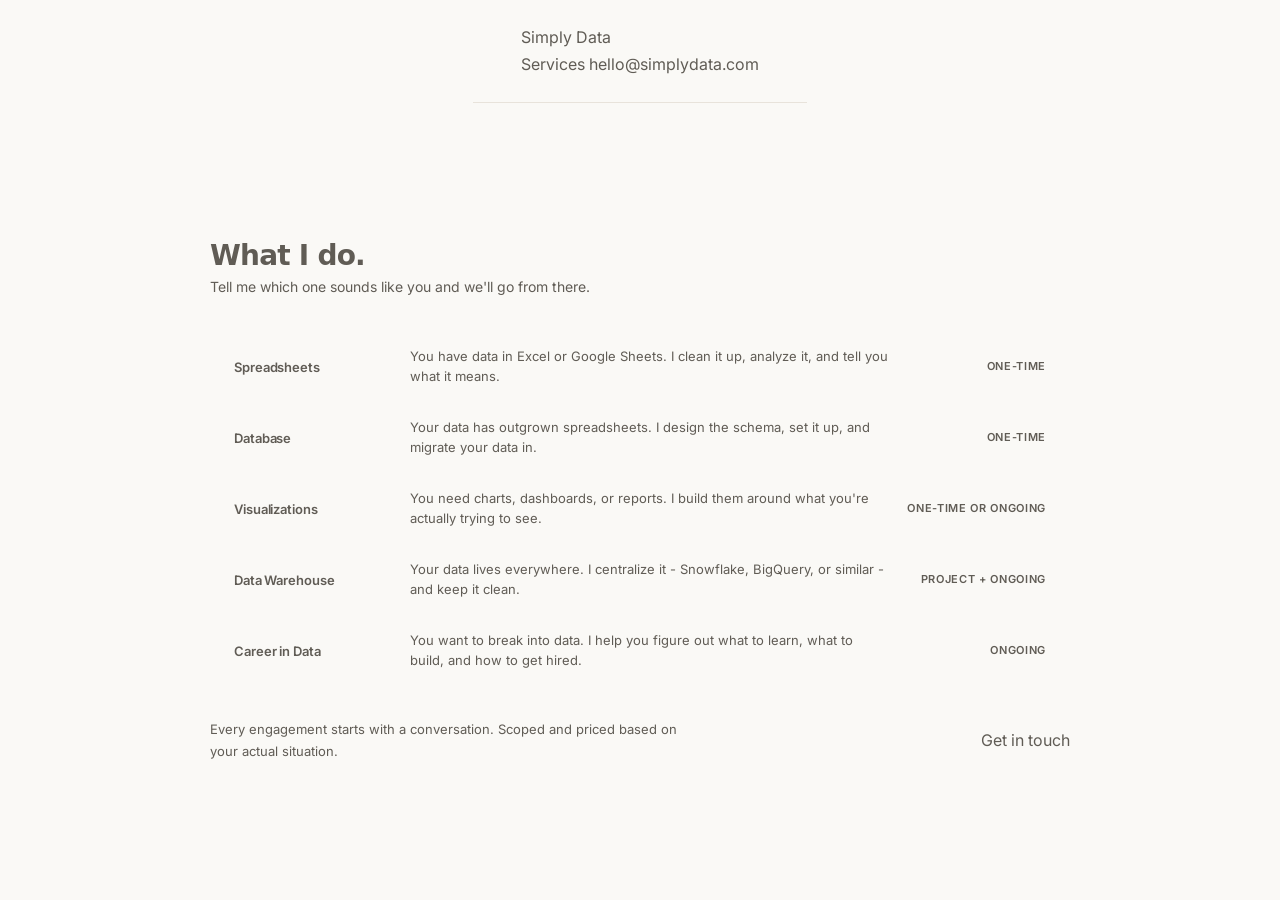
<file: services.html>
<!DOCTYPE html>
<html lang="en">
<head>
  <meta charset="UTF-8" />
  <meta name="viewport" content="width=device-width, initial-scale=1.0" />
  <title>Services - Simply Data</title>
  <link rel="preconnect" href="https://fonts.googleapis.com" />
  <link rel="preconnect" href="https://fonts.gstatic.com" crossorigin />
  <link href="https://fonts.googleapis.com/css2?family=Inter:ital,wght@0,400;0,500;0,600;0,700;1,400&display=swap" rel="stylesheet" />
  <link rel="stylesheet" href="styles.css" />
  <link rel="stylesheet" href="services.css" />
</head>
<body class="services-page">

  <!-- NAV -->
  <header class="nav">
    <div class="wrap nav__inner">
      <a href="index.html" class="nav__logo">Simply Data</a>
      <div class="nav__right">
        <a href="services.html" class="nav__link nav__link--active">Services</a>
        <a href="mailto:hello@simplydata.com" class="nav__contact">hello@simplydata.com</a>
      </div>
    </div>
  </header>

  <!-- OFFERING -->
  <main class="offering">
    <div class="offering__wrap">

      <div class="offering__header">
        <h1>What I do.</h1>
        <p>Tell me which one sounds like you and we'll go from there.</p>
      </div>

      <div class="offering__list">

        <div class="off">
          <div class="off__label">Spreadsheets</div>
          <div class="off__desc">You have data in Excel or Google Sheets. I clean it up, analyze it, and tell you what it means.</div>
          <div class="off__type">One-time</div>
        </div>

        <div class="off">
          <div class="off__label">Database</div>
          <div class="off__desc">Your data has outgrown spreadsheets. I design the schema, set it up, and migrate your data in.</div>
          <div class="off__type">One-time</div>
        </div>

        <div class="off">
          <div class="off__label">Visualizations</div>
          <div class="off__desc">You need charts, dashboards, or reports. I build them around what you're actually trying to see.</div>
          <div class="off__type">One-time or ongoing</div>
        </div>

        <div class="off">
          <div class="off__label">Data Warehouse</div>
          <div class="off__desc">Your data lives everywhere. I centralize it - Snowflake, BigQuery, or similar - and keep it clean.</div>
          <div class="off__type">Project + ongoing</div>
        </div>

        <div class="off">
          <div class="off__label">Career in Data</div>
          <div class="off__desc">You want to break into data. I help you figure out what to learn, what to build, and how to get hired.</div>
          <div class="off__type">Ongoing</div>
        </div>

      </div>

      <div class="offering__footer">
        <p>Every engagement starts with a conversation. Scoped and priced based on your actual situation.</p>
        <a href="mailto:hello@simplydata.com" class="btn-primary">Get in touch</a>
      </div>

    </div>
  </main>

</body>
</html>
</file>
<file: styles.css>
*, *::before, *::after { box-sizing: border-box; margin: 0; padding: 0; }

:root {
  --bg:      #faf9f6;
  --line:    #e8e3db;
  --text:    #131109;
  --mid:     #605c55;
  --light:   #a09890;
  --accent:  #b07820;
  --green:   #2a7a3b;
  --mono:    'JetBrains Mono', monospace;
  --sans:    'Inter', system-ui, sans-serif;
  --disp:    'Space Grotesk', system-ui, sans-serif;
}

html { scroll-behavior: smooth; }

body {
  background: var(--bg);
  color: var(--mid);
  font-family: var(--sans);
  font-size: 16px;
  line-height: 1.7;
  -webkit-font-smoothing: antialiased;
}

a { color: inherit; text-decoration: none; }

/* ── NAV ──────────────────────────────────────────── */
.nav {
  display: flex; align-items: center; justify-content: space-between;
  max-width: 1280px; margin: 0 auto; padding: 24px 48px;
  position: sticky; top: 0; background: var(--bg);
  border-bottom: 1px solid var(--line); z-index: 100;
}
.logo { font-family: var(--disp); font-size: 15px; font-weight: 700; color: var(--text); display: flex; align-items: center; gap: 8px; }
.logo__mark { display: block; flex-shrink: 0; }

.nav__links { display: flex; align-items: center; gap: 28px; }
.nav__links a { font-size: 13px; color: var(--mid); transition: color 0.15s; }
.nav__links a:hover { color: var(--text); }

.nav__dropdown { position: relative; }
.nav__dropdown-toggle {
  font-size: 13px; color: var(--mid); background: none; border: none;
  cursor: pointer; padding: 0; transition: color 0.15s; font-family: var(--sans);
}
.nav__dropdown-toggle:hover { color: var(--text); }
.nav__dropdown-menu {
  display: none; position: absolute; top: calc(100% + 12px); left: 50%;
  transform: translateX(-50%); background: #fff; border: 1px solid var(--line);
  border-radius: 10px; padding: 8px; min-width: 220px;
  box-shadow: 0 8px 24px rgba(0,0,0,0.08); z-index: 200;
}
.nav__dropdown-menu a {
  display: block; font-size: 13px; color: var(--mid); padding: 9px 14px;
  border-radius: 6px; transition: background 0.12s, color 0.12s;
}
.nav__dropdown-menu a:hover { background: var(--bg); color: var(--text); }
.nav__dropdown-menu a:last-child {
  margin-top: 4px; border-top: 1px solid var(--line); padding-top: 12px;
  color: var(--accent); font-weight: 500;
}
.nav__dropdown:hover .nav__dropdown-menu,
.nav__dropdown:focus-within .nav__dropdown-menu { display: block; }

.nav__actions { display: flex; align-items: center; gap: 10px; }
.nav__cta {
  font-family: var(--disp); font-size: 13px; font-weight: 600;
  color: var(--text); border: 1px solid var(--line);
  padding: 8px 16px; border-radius: 6px; transition: border-color 0.15s, background 0.15s;
}
.nav__cta:hover { border-color: var(--text); background: var(--text); color: var(--bg); }
.nav__cta--primary { background: var(--text); color: var(--bg); border-color: var(--text); }
.nav__cta--primary:hover { opacity: 0.8; background: var(--text); color: var(--bg); }

/* ── SECTIONS ─────────────────────────────────────── */
.section {
  max-width: 1280px; margin: 0 auto;
  padding: 80px 48px; border-top: 1px solid var(--line);
}

/* ── HERO ─────────────────────────────────────────── */
#hero { display: grid; grid-template-columns: 1fr 1fr; gap: 72px; align-items: center; }

.kicker {
  font-family: var(--mono); font-size: 11px; color: var(--accent);
  letter-spacing: 0.05em; text-transform: uppercase; margin-bottom: 28px;
}
h1 {
  font-family: var(--disp); font-size: clamp(38px, 5vw, 60px);
  font-weight: 700; line-height: 1.08; letter-spacing: -2px;
  color: var(--text); margin-bottom: 24px;
}
.sub { font-size: 17px; line-height: 1.7; margin-bottom: 36px; }
.byline { margin-top: 20px; font-family: var(--mono); font-size: 11px; color: var(--light); }

/* ── PIPELINE (hero visual) ───────────────────────── */
.pipeline-card {
  background: #fff; border: 1px solid var(--line);
  border-radius: 14px; padding: 28px 28px 20px;
  box-shadow: 0 2px 20px rgba(0,0,0,0.06);
}

.pipeline { display: flex; flex-direction: column; }

.pipe-step {
  display: grid; grid-template-columns: 64px 1fr; gap: 14px;
  animation: pipeFadeUp 0.4s ease both;
  animation-delay: calc(var(--i) * 80ms);
}
@keyframes pipeFadeUp {
  from { opacity: 0; transform: translateY(8px); }
  to   { opacity: 1; transform: translateY(0); }
}

.pipe-node {
  display: flex; flex-direction: column; align-items: flex-end;
  padding-top: 10px;
}
.pipe-label {
  font-family: var(--mono); font-size: 9px; color: var(--light);
  text-transform: uppercase; letter-spacing: 0.07em;
  margin-bottom: 6px; white-space: nowrap;
}
.pipe-step--action .pipe-label { color: var(--accent); }

.pipe-line {
  width: 1px; flex: 1; min-height: 12px;
  background: var(--line); margin-right: 0;
}

.pipe-body {
  background: var(--bg); border: 1px solid var(--line);
  border-radius: 8px; padding: 10px 14px; margin-bottom: 8px;
}
.pipe-body p { font-size: 13px; line-height: 1.65; color: var(--mid); }
.pipe-q { font-style: italic; color: var(--text) !important; font-size: 14px !important; }

.pipe-body--chart { padding: 10px 14px 6px; }
.pipe-bars {
  display: flex; align-items: flex-end; gap: 4px; height: 44px;
  margin-top: 16px; margin-bottom: 4px;
}
.pipe-bar { flex: 1; border-radius: 2px 2px 0 0; background: var(--line); position: relative; }
.pipe-bar--hi { background: var(--accent) !important; }
.pipe-bar--lo { background: rgba(176,120,32,0.25) !important; }

/* bar value labels inside pipeline bars */
.pipe-bar .bar__val {
  position: absolute; bottom: calc(100% + 3px); left: 50%;
  transform: translateX(-50%);
  font-family: var(--mono); font-size: 8px; color: var(--light);
  white-space: nowrap; pointer-events: none;
}
.pipe-bar--hi .bar__val { color: var(--accent); }
.pipe-bar-labels {
  display: flex; gap: 4px;
}
.pipe-bar-labels span {
  flex: 1; text-align: center;
  font-family: var(--mono); font-size: 8px; color: var(--light);
}

/* line chart */
.line-chart-wrap { display: flex; flex-direction: column; gap: 4px; width: 100%; padding: 4px 0; overflow: hidden; }
.line-chart-header { display: flex; align-items: center; justify-content: space-between; margin-bottom: 4px; }
.line-chart-metric { font-family: var(--mono); font-size: 9px; color: var(--light); text-transform: uppercase; letter-spacing: 0.06em; }
.line-legend { display: flex; gap: 12px; }
.line-legend__dot { display: inline-block; width: 8px; height: 8px; border-radius: 50%; flex-shrink: 0; vertical-align: middle; margin-right: 4px; }
.line-legend__lbl { font-family: var(--mono); font-size: 9px; color: var(--light); vertical-align: middle; }
.line-svg { width: 100%; display: block; }
.line-path { stroke-dasharray: 1000; stroke-dashoffset: 1000; animation: lineDraw 0.8s ease forwards; }
@keyframes lineDraw { to { stroke-dashoffset: 0; } }

.pipe-body--action {
  background: rgba(176,120,32,0.06);
  border-color: rgba(176,120,32,0.2);
  margin-bottom: 0;
}
.pipe-body--action p { color: var(--text); font-weight: 500; }

/* ── OFFERING CARD (hero visual) ─────────────────── */
.offering-card {
  background: #fff; border: 1px solid var(--line);
  border-radius: 14px; overflow: hidden;
  box-shadow: 0 2px 20px rgba(0,0,0,0.06);
}
.offering-block {
  padding: 20px 24px; border-bottom: 1px solid var(--line);
}
.offering-block:last-child { border-bottom: none; }
.offering-label {
  font-family: var(--mono); font-size: 10px; color: var(--light);
  text-transform: uppercase; letter-spacing: 0.06em;
  display: block; margin-bottom: 12px;
}

.chips { display: flex; flex-wrap: wrap; gap: 6px; }
.chip {
  font-family: var(--mono); font-size: 10px;
  padding: 4px 10px; border-radius: 20px;
  border: 1px solid var(--line); color: var(--mid);
  background: var(--bg);
}
.chip--excel      { background: rgba(33,115,70,0.07);  border-color: rgba(33,115,70,0.25);  color: #1d6b42; }
.chip--sheets     { background: rgba(52,168,83,0.07);  border-color: rgba(52,168,83,0.25);  color: #276e3a; }
.chip--ads        { background: rgba(66,133,244,0.07); border-color: rgba(66,133,244,0.25); color: #1a4fa3; }
.chip--ga         { background: rgba(249,171,0,0.08);  border-color: rgba(249,171,0,0.3);   color: #8a5e00; }
.chip--db         { background: rgba(96,92,85,0.06);   border-color: rgba(96,92,85,0.18);   color: var(--mid); }
.chip--hubspot    { background: rgba(255,122,89,0.07); border-color: rgba(255,122,89,0.25); color: #b84a1e; }
.chip--salesforce { background: rgba(0,161,224,0.07);  border-color: rgba(0,161,224,0.25);  color: #0070a0; }
.chip--powerbi    { background: rgba(243,179,0,0.08);  border-color: rgba(243,179,0,0.3);   color: #7a5800; }
.chip--domo       { background: rgba(30,70,180,0.07);  border-color: rgba(30,70,180,0.25);  color: #1e46b4; }
.chip--tableau    { background: rgba(31,119,180,0.07); border-color: rgba(31,119,180,0.25); color: #1a6090; }
.chip--metabase   { background: rgba(80,158,227,0.07); border-color: rgba(80,158,227,0.25); color: #2a6fa8; }
.chip--more       { color: var(--light); border-style: dashed; }

.mini-chart {
  display: flex; align-items: flex-end; gap: 5px; height: 56px;
}
.mini-bar {
  flex: 1; border-radius: 3px 3px 0 0; background: var(--line);
}
.mini-bar--hi { background: var(--accent); }

.offering-block--insight {
  background: rgba(176,120,32,0.05);
  border-top: 1px solid rgba(176,120,32,0.15);
}
.offering-insight {
  font-size: 14px; font-style: italic; line-height: 1.65; color: var(--text);
}

/* ── REPORT CARD (hero visual) ────────────────────── */
.report-card {
  background: #fff; border: 1px solid var(--line);
  border-radius: 14px; padding: 28px;
  box-shadow: 0 2px 20px rgba(0,0,0,0.06);
}
.report-card__label {
  font-family: var(--mono); font-size: 10px; color: var(--light);
  text-transform: uppercase; letter-spacing: 0.06em;
  margin-bottom: 20px;
}
.report-block {
  padding: 16px 0; border-top: 1px solid var(--line);
}
.report-block:first-of-type { border-top: none; padding-top: 0; }
.report-block--action { background: rgba(176,120,32,0.05); margin: 0 -28px -28px; padding: 16px 28px 24px; border-radius: 0 0 14px 14px; border-top: 1px solid rgba(176,120,32,0.15); }
.report-tag {
  font-family: var(--mono); font-size: 10px; color: var(--accent);
  text-transform: uppercase; letter-spacing: 0.06em;
  display: block; margin-bottom: 6px;
}
.report-block p { font-size: 14px; line-height: 1.7; color: var(--mid); }
.report-q { font-size: 15px; font-style: italic; color: var(--text) !important; }

/* ── BUTTON ───────────────────────────────────────── */
.btn {
  display: inline-flex; align-items: center; justify-content: center;
  background: var(--text); color: var(--bg);
  font-family: var(--disp); font-size: 14px; font-weight: 600;
  padding: 14px 26px; border-radius: 8px; transition: opacity 0.15s;
}
.btn:hover { opacity: 0.75; }
.btn--full { width: 100%; }

/* ── SECTION HEADINGS ─────────────────────────────── */
h2 {
  font-family: var(--disp); font-size: clamp(24px, 3vw, 32px); font-weight: 700;
  color: var(--text); letter-spacing: -0.5px; line-height: 1.15;
  margin-bottom: 40px;
}


/* ── INTERACTIVE Q&A DEMO ─────────────────────────── */
.qa {
  display: grid; grid-template-columns: 1fr 1.4fr; gap: 40px; align-items: start;
}

.qa__list { list-style: none; display: flex; flex-direction: column; gap: 8px; }

.qa__item {
  display: flex; align-items: flex-start; gap: 12px;
  padding: 14px 16px;
  background: #fff; border: 1px solid var(--line); border-radius: 10px;
  cursor: pointer;
  transition: border-color 0.2s, box-shadow 0.2s;
  position: relative;
}
.qa__item::before {
  content: '';
  position: absolute; left: 0; top: 6px; bottom: 6px;
  width: 3px; border-radius: 0 2px 2px 0;
  background: transparent; transition: background 0.2s;
}
.qa__item:not(.active):hover {
  border-color: #ccc6be;
  box-shadow: 0 2px 8px rgba(0,0,0,0.06);
}
.qa__item.active {
  border-color: rgba(176,120,32,0.3);
  box-shadow: 0 2px 14px rgba(0,0,0,0.08);
}
.qa__item.active::before { background: var(--accent); }

.qa__q {
  font-size: 14px; font-style: italic; line-height: 1.55; color: var(--text);
  margin-bottom: 4px;
}
.qa__hint {
  font-family: var(--mono); font-size: 10px; color: var(--light);
  letter-spacing: 0.02em;
}
.qa__item.active .qa__hint { color: var(--accent); }

/* panel */
.qa__panel {
  background: #fff; border: 1px solid var(--line);
  border-radius: 12px; overflow: hidden;
  box-shadow: 0 2px 16px rgba(0,0,0,0.06);
}

.qa__chart-head {
  display: flex; align-items: center; justify-content: space-between;
  padding: 18px 20px 0;
}
.qa__chart-title {
  font-family: var(--mono); font-size: 10px; color: var(--light);
  text-transform: uppercase; letter-spacing: 0.06em;
}
.qa__badge {
  font-family: var(--mono); font-size: 10px; color: var(--green);
  background: rgba(42,122,59,0.08); padding: 3px 8px; border-radius: 4px;
}

.qa__chart { padding: 16px 20px 0; }

.qa__bars {
  display: flex; align-items: flex-end; gap: 5px;
  height: 90px; margin-top: 20px; margin-bottom: 6px;
}

.bar {
  flex: 1; background: var(--line);
  border-radius: 3px 3px 0 0; position: relative;
  transition: height 0.45s cubic-bezier(0.34, 1.1, 0.64, 1), background 0.15s;
}
.bar--hi { background: var(--accent) !important; }
.bar--lo { background: #d4c4b0 !important; opacity: 0.55; }

/* always-visible value label above each bar */
.bar__val {
  position: absolute; bottom: calc(100% + 4px); left: 50%;
  transform: translateX(-50%);
  font-family: var(--mono); font-size: 8px; color: var(--light);
  white-space: nowrap; pointer-events: none;
  transition: opacity 0.3s;
}
.bar--hi .bar__val { color: var(--accent); }
.bar--lo .bar__val { color: var(--mid); }

.qa__labels {
  display: flex; gap: 5px; padding-bottom: 12px;
}
.qa__labels span {
  flex: 1; text-align: center;
  font-family: var(--mono); font-size: 9px; color: var(--light);
}

/* ── UI MOCKUPS (deliverable data step) ───────────── */
.qa__data-text { padding: 0 !important; background: transparent !important; border: none !important; }

.mockup { border: 1px solid var(--line); border-radius: 8px; overflow: hidden; font-family: var(--mono); }
.mockup__bar { background: #f0ede8; padding: 9px 14px; display: flex; align-items: center; gap: 6px; }
.mockup__dot { width: 9px; height: 9px; border-radius: 50%; background: #ccc8c0; flex-shrink: 0; }
.mockup__title { font-size: 10px; color: var(--light); margin-left: 4px; letter-spacing: 0.03em; }
.mockup__live { font-size: 10px; color: #2a7a3b; margin-left: 4px; letter-spacing: 0.03em; }
.mockup__body { background: #fff; padding: 16px; }

.mockup__source-row { display: flex; align-items: center; gap: 6px; margin-bottom: 12px; flex-wrap: wrap; }
.mockup__tag { font-size: 11px; padding: 4px 10px; border-radius: 3px; border: 1px solid var(--line); color: var(--mid); }
.mockup__tag--hubspot { background: rgba(255,122,89,0.08); border-color: rgba(255,122,89,0.25); color: #b84a1e; }
.mockup__tag--ads     { background: rgba(66,133,244,0.08); border-color: rgba(66,133,244,0.25); color: #1a4fa3; }
.mockup__tag--sf      { background: rgba(0,161,224,0.08);  border-color: rgba(0,161,224,0.25);  color: #0070a0; }
.mockup__plus         { font-size: 11px; color: var(--light); }

.mockup__table { display: flex; flex-direction: column; gap: 1px; }
.mockup__row { display: grid; grid-template-columns: 1fr 80px 80px; font-size: 11px; padding: 6px 8px; color: var(--mid); }
.mockup__row span:nth-child(2) { text-align: right; }
.mockup__row span:nth-child(3) { text-align: right; }
.mockup__row--head { font-size: 9px; color: var(--light); letter-spacing: 0.04em; text-transform: uppercase; border-bottom: 1px solid var(--line); padding-bottom: 6px; margin-bottom: 2px; }
.mockup__status--green { color: #2a7a3b; }
.mockup__status--amber { color: var(--accent); }

.mockup__kpi-row { display: flex; gap: 8px; margin-bottom: 12px; }
.mockup__kpi { flex: 1; padding: 10px 12px; border: 1px solid var(--line); border-radius: 4px; }
.mockup__kpi--hi { border-color: rgba(176,120,32,0.3); background: rgba(176,120,32,0.05); }
.mockup__kpi-val { font-size: 18px; font-weight: 600; color: var(--text); display: block; line-height: 1.2; letter-spacing: -0.5px; }
.mockup__kpi--hi .mockup__kpi-val { color: var(--accent); }
.mockup__kpi-lbl { font-size: 9px; color: var(--light); }
.mockup__dbars { display: flex; align-items: flex-end; gap: 4px; height: 60px; }
.mockup__dbar { flex: 1; border-radius: 2px 2px 0 0; background: var(--line); }
.mockup__dbar--hi { background: var(--accent); }

/* Google Slides-style editor mockup */
.mockup--gslides { display: flex; flex-direction: column; }
.mockup__slides-ui { display: flex; background: #404040; }

/* thumbnail strip */
.mockup__thumbs { display: flex; flex-direction: column; gap: 6px; padding: 10px 8px; background: #2d2d2d; width: 68px; flex-shrink: 0; }
.mockup__thumb { display: flex; align-items: flex-start; gap: 4px; cursor: default; }
.mockup__thumb-n { font-family: var(--mono); font-size: 8px; color: #888; margin-top: 3px; flex-shrink: 0; width: 8px; text-align: right; }
.mockup__thumb-slide { flex: 1; background: #fff; border-radius: 2px; padding: 4px; border: 1.5px solid transparent; aspect-ratio: 16/9; display: flex; flex-direction: column; gap: 3px; overflow: hidden; }
.mockup__thumb-slide--active { border-color: #4a90d9; }
.mockup__thumb--active .mockup__thumb-n { color: #4a90d9; }
.mockup__thumb-titlebar { height: 3px; border-radius: 1px; background: var(--line); margin-bottom: 3px; }
.mockup__thumb-titlebar--accent { background: var(--accent); }
.mockup__thumb-lines { display: flex; flex-direction: column; gap: 2px; }
.mockup__thumb-line { height: 2px; border-radius: 1px; background: #e0ddd7; }
.mockup__thumb-chevs { display: flex; gap: 1px; align-items: center; height: 8px; }
.mockup__thumb-chev { flex: 1; height: 100%; background: #8a9aac; clip-path: polygon(0 0, calc(100% - 3px) 0, 100% 50%, calc(100% - 3px) 100%, 0 100%, 3px 50%); }
.mockup__thumb-chev:first-child { clip-path: polygon(0 0, calc(100% - 3px) 0, 100% 50%, calc(100% - 3px) 100%, 0 100%); }
.mockup__thumb-chev:last-child  { clip-path: polygon(3px 0, 100% 0, 100% 100%, 0 100%, 3px 50%); }
.mockup__thumb-chev--hi { background: var(--accent); }

/* main canvas */
.mockup__canvas { flex: 1; display: flex; align-items: center; justify-content: center; padding: 14px; }
.mockup__slide-page { background: #fff; width: 100%; aspect-ratio: 16/9; box-shadow: 0 2px 12px rgba(0,0,0,0.4); overflow: hidden; }

/* deck layout (chevron slide) */
.mockup__slide-page--deck { padding: 14px 16px; display: flex; flex-direction: column; gap: 6px; }
.mockup__deck-title { font-family: var(--disp); font-size: 13px; font-weight: 700; color: var(--text); letter-spacing: -0.2px; line-height: 1.2; }
.mockup__deck-sub { font-family: var(--mono); font-size: 8px; color: var(--light); margin-bottom: 4px; }

/* chevron row */
.mockup__chev-row { display: flex; gap: 0; }
.mockup__chev {
  flex: 1; height: 30px; display: flex; align-items: center; justify-content: center;
  background: #8a9aac; position: relative; z-index: 1;
  margin-right: -7px;
  clip-path: polygon(0 0, calc(100% - 7px) 0, 100% 50%, calc(100% - 7px) 100%, 0 100%, 7px 50%);
}
.mockup__chev--1 { clip-path: polygon(0 0, calc(100% - 7px) 0, 100% 50%, calc(100% - 7px) 100%, 0 100%); z-index: 4; }
.mockup__chev--2 { z-index: 3; }
.mockup__chev--3 { z-index: 2; }
.mockup__chev--4 { clip-path: polygon(7px 0, 100% 0, 100% 100%, 0 100%, 7px 50%); margin-right: 0; z-index: 1; }
.mockup__chev--hi { background: var(--accent); }
.mockup__chev-n { font-family: var(--mono); font-size: 10px; font-weight: 700; color: #fff; position: relative; z-index: 1; margin-left: 4px; }
.mockup__chev--1 .mockup__chev-n { margin-left: 0; }

/* chevron label columns */
.mockup__chev-labels { display: flex; gap: 4px; padding-top: 2px; }
.mockup__chev-label { flex: 1; display: flex; flex-direction: column; gap: 4px; }
.mockup__clbl-head { height: 3px; border-radius: 1px; background: #c8c2ba; margin-bottom: 2px; }
.mockup__clbl-head--hi { background: var(--accent); opacity: 0.6; }
.mockup__clbl-line { height: 2px; border-radius: 1px; background: #e0ddd7; }
.mockup__clbl-line--hi { background: rgba(176,120,32,0.3); }

/* pipeline inside demo panel */
.pipeline--panel {
  padding: 20px;
}
.pipeline--panel .pipe-step {
  animation: none;
}
.qa__panel {
  transition: opacity 0.15s;
}

/* ── STEPS ────────────────────────────────────────── */
.steps { list-style: none; display: grid; grid-template-columns: repeat(4, 1fr); gap: 40px; }
.steps li { display: flex; flex-direction: column; padding-top: 24px; border-top: 1px solid var(--line); }
.n { font-family: var(--mono); font-size: 11px; color: var(--accent); margin-bottom: 16px; }
.steps strong {
  font-family: var(--disp); font-size: 16px; font-weight: 600;
  color: var(--text); display: block; margin-bottom: 10px;
  letter-spacing: -0.2px; line-height: 1.3;
}
.steps p { font-size: 15px; line-height: 1.7; }

/* ── START FREE PATHS ─────────────────────────────── */
.paths {
  display: grid; grid-template-columns: 1fr 1fr; gap: 24px; align-items: start;
}

.path {
  border: 1px solid var(--line); border-radius: 12px; padding: 36px;
  display: flex; flex-direction: column;
}
.path--alt {
  background: #fff;
}

.path__label {
  font-family: var(--mono); font-size: 10px; color: var(--accent);
  text-transform: uppercase; letter-spacing: 0.06em; margin-bottom: 12px;
}
.path__title {
  font-family: var(--disp); font-size: 20px; font-weight: 700;
  color: var(--text); letter-spacing: -0.3px; margin-bottom: 14px; line-height: 1.2;
}
.path__desc {
  font-size: 15px; line-height: 1.7; color: var(--mid);
  margin-bottom: 24px; padding-bottom: 24px; border-bottom: 1px solid var(--line);
}
.path__list {
  list-style: none; display: flex; flex-direction: column; gap: 10px;
  margin-bottom: 32px; flex: 1;
}
.path__list li { font-size: 14px; padding-left: 18px; position: relative; color: var(--mid); }
.path__list li::before { content: '-'; position: absolute; left: 0; color: var(--accent); }

.btn--outline {
  background: transparent; color: var(--text);
  border: 1.5px solid var(--line); transition: border-color 0.15s, background 0.15s;
}
.btn--outline:hover { opacity: 1; border-color: var(--text); background: var(--text); color: var(--bg); }

/* ── WHY TRUESIGHT ────────────────────────────────── */
.why-grid {
  display: grid; grid-template-columns: 1fr 1fr; gap: 0;
  border: 1px solid var(--line); border-radius: 12px; overflow: hidden;
}
.why-item {
  padding: 36px 32px; border-right: 1px solid var(--line); border-bottom: 1px solid var(--line);
}
.why-item:nth-child(2n) { border-right: none; }
.why-item:nth-last-child(-n+2) { border-bottom: none; }
.why-item strong {
  font-family: var(--disp); font-size: 16px; font-weight: 600;
  color: var(--text); display: block; margin-bottom: 10px; letter-spacing: -0.2px;
}
.why-item p { font-size: 15px; line-height: 1.7; }

/* ── PRICING ──────────────────────────────────────── */
.pricing-grid {
  display: grid; grid-template-columns: 1fr 1fr; gap: 24px;
}
.pricing-grid--3 { grid-template-columns: 1fr 1fr 1fr; }
.pricing-grid--4 { grid-template-columns: 1fr 1fr; }

.pricing-card {
  position: relative;
  border: 1px solid var(--line); border-radius: 12px; padding: 32px;
  display: flex; flex-direction: column;
  transition: transform 0.2s ease, box-shadow 0.2s ease;
}
.pricing-card:hover {
  transform: translateY(-4px);
  box-shadow: 0 8px 32px rgba(0,0,0,0.18);
}
.pricing-card--featured {
  border-color: rgba(176,120,32,0.5);
  box-shadow: 0 0 0 1px rgba(176,120,32,0.5), 0 4px 24px rgba(176,120,32,0.1);
  transform: scale(1.025);
}
.pricing-card--featured:hover {
  transform: scale(1.025) translateY(-4px);
  box-shadow: 0 0 0 1px rgba(176,120,32,0.5), 0 12px 40px rgba(176,120,32,0.18);
}

.pricing-card__popular-badge {
  position: absolute; top: -14px; left: 50%; transform: translateX(-50%);
  background: var(--accent); color: #fff;
  font-family: var(--mono); font-size: 10px; font-weight: 600;
  text-transform: uppercase; letter-spacing: 0.08em;
  padding: 4px 14px; border-radius: 20px; white-space: nowrap;
}

.pricing-card__tier {
  font-family: var(--mono); font-size: 11px; font-weight: 600;
  text-transform: uppercase; letter-spacing: 0.1em;
  color: var(--accent); margin-bottom: 8px;
}
.pricing-card__name {
  font-size: 1.25rem; font-weight: 700; color: var(--text);
  margin-bottom: 16px; letter-spacing: -0.3px;
}
.pricing-card__price {
  font-family: var(--mono); font-size: 2rem; font-weight: 600;
  color: var(--accent); line-height: 1; margin-bottom: 4px;
}
.pricing-card__price-alt {
  font-size: 0.875rem; font-weight: 400; color: var(--light);
}
.pricing-card__price-secondary {
  font-size: 0.875rem; color: var(--light); margin-bottom: 16px;
}
.pricing-card__desc {
  font-size: 14px; line-height: 1.65; color: var(--mid);
  flex: 1; margin-bottom: 24px; margin-top: 16px;
}
.pricing-card__cta {
  align-self: stretch; text-align: center;
}

.fine { margin-top: 16px; font-size: 12px; color: var(--light); text-align: center; }

/* ── ABOUT ────────────────────────────────────────── */
.stat-row {
  display: grid; grid-template-columns: repeat(3, 1fr);
  gap: 40px; margin-bottom: 48px; padding-bottom: 48px;
  border-bottom: 1px solid var(--line);
}
.stat__n {
  font-family: var(--mono); font-size: 48px; color: var(--text);
  letter-spacing: -2px; line-height: 1; margin-bottom: 6px;
}
.stat__u { font-size: 24px; color: var(--accent); margin-left: 2px; }
.stat__l { font-size: 13px; color: var(--light); }

.about-name {
  font-family: var(--disp); font-size: 18px; font-weight: 700;
  color: var(--text); margin-bottom: 20px; letter-spacing: -0.3px;
}
.about-name span { font-family: var(--sans); font-size: 14px; font-weight: 400; color: var(--light); }

.prose { max-width: 600px; }
.prose p { font-size: 16px; line-height: 1.8; margin-bottom: 14px; }
.prose p:last-child { margin-bottom: 0; }

.about-cols { display: grid; grid-template-columns: 1fr 280px; gap: 32px; align-items: start; margin-right: auto; max-width: 1000px; }
.about-portrait-wrap { position: sticky; top: 100px; }
.about-portrait { width: 100%; border-radius: 12px; display: block; object-fit: cover; border: 1px solid var(--line); }
.about-caption { font-family: var(--mono); font-size: 11px; color: var(--light); margin-top: 10px; text-align: center; }

.about-tags { display: flex; flex-wrap: wrap; gap: 8px; margin-bottom: 20px; }
.about-tag {
  font-family: var(--mono); font-size: 11px;
  padding: 5px 10px; border-radius: 20px;
  border: 1px solid var(--line); color: var(--mid);
  background: var(--bg);
}
.about-tag--linkedin {
  display: inline-flex; align-items: center; gap: 5px;
  color: #0a66c2; border-color: rgba(10,102,194,0.3);
  background: rgba(10,102,194,0.06);
  text-decoration: none; transition: background 0.15s;
}
.about-tag--linkedin:hover { background: rgba(10,102,194,0.12); }

/* ── CTA ──────────────────────────────────────────── */
.section--cta p { font-size: 18px; line-height: 1.7; max-width: 480px; }
.section--cta a { color: var(--accent); border-bottom: 1px solid rgba(176,120,32,0.3); transition: opacity 0.15s; }
.section--cta a:hover { opacity: 0.7; }

/* ── FOOTER ───────────────────────────────────────── */
.footer {
  max-width: 1280px; margin: 0 auto; padding: 28px 48px 48px;
  border-top: 1px solid var(--line);
  font-family: var(--mono); font-size: 11px; color: var(--light);
}

/* ── RESPONSIVE ───────────────────────────────────── */
@media (max-width: 760px) {
  #hero { grid-template-columns: 1fr; gap: 48px; }
  .qa { grid-template-columns: 1fr; gap: 32px; }
  .steps { grid-template-columns: 1fr; gap: 0; }
  .steps li { border-top: none; border-bottom: 1px solid var(--line); padding: 24px 0; }
  .steps li:first-child { border-top: 1px solid var(--line); }
  .paths { grid-template-columns: 1fr; }
  .pricing-grid { grid-template-columns: 1fr; }
  .pricing-grid--3 { grid-template-columns: 1fr; }
  .pricing-grid--4 { grid-template-columns: 1fr; }
  .why-grid { grid-template-columns: 1fr; }
  .why-item { border-right: none; border-bottom: 1px solid var(--line) !important; }
  .why-item:last-child { border-bottom: none !important; }
  .stat-row { grid-template-columns: repeat(3, 1fr); }
  .about-cols { grid-template-columns: 1fr; gap: 32px; }
  .about-portrait-wrap { position: static; max-width: 220px; }
}

@media (max-width: 640px) {
  .nav__links { display: none; }
}

@media (max-width: 520px) {
  .nav, .section, .footer { padding-left: 24px; padding-right: 24px; }
  h1 { letter-spacing: -1.5px; }
  .pricing-card { padding: 28px 24px; }
  .stat-row { grid-template-columns: 1fr 1fr; }
}
</file>
<file: services.css>
/* Services page - single viewport, no scroll */

body.services-page {
  height: 100vh;
  overflow: hidden;
  display: flex;
  flex-direction: column;
}

/* Push main to fill remaining height below nav */
.offering {
  flex: 1;
  display: flex;
  align-items: center;
  padding: 0 32px;
  overflow: hidden;
}

.offering__wrap {
  width: 100%;
  max-width: 860px;
  margin: 0 auto;
  display: flex;
  flex-direction: column;
  gap: 32px;
}

/* Header */
.offering__header h1 {
  font-size: 28px;
  font-weight: 700;
  color: var(--text-bright);
  letter-spacing: -0.8px;
  margin-bottom: 4px;
}
.offering__header p {
  font-size: 14px;
  color: var(--text-dim);
}

/* List */
.offering__list {
  display: flex;
  flex-direction: column;
  border: 1px solid var(--border);
  border-radius: 10px;
  overflow: hidden;
}

.off {
  display: grid;
  grid-template-columns: 160px 1fr 140px;
  align-items: center;
  padding: 16px 24px;
  border-bottom: 1px solid var(--border);
  transition: background 0.15s;
  gap: 16px;
}
.off:last-child { border-bottom: none; }
.off:hover { background: rgba(255,255,255,0.025); }

.off__label {
  font-size: 13px;
  font-weight: 600;
  color: var(--text-bright);
  letter-spacing: -0.1px;
}
.off__desc {
  font-size: 13px;
  color: var(--text-muted);
  line-height: 1.5;
}
.off__type {
  font-size: 11px;
  font-weight: 600;
  color: var(--text-dim);
  text-align: right;
  text-transform: uppercase;
  letter-spacing: 0.06em;
}

/* Footer */
.offering__footer {
  display: flex;
  align-items: center;
  justify-content: space-between;
  gap: 24px;
}
.offering__footer p {
  font-size: 13px;
  color: var(--text-dim);
  max-width: 480px;
}

/* Responsive fallback - allow scroll on small screens */
@media (max-height: 600px), (max-width: 600px) {
  body.services-page {
    height: auto;
    overflow: auto;
  }
  .offering {
    padding: 48px 20px;
    align-items: flex-start;
  }
  .off {
    grid-template-columns: 1fr;
    gap: 4px;
  }
  .off__type { text-align: left; }
  .offering__footer {
    flex-direction: column;
    align-items: flex-start;
  }
}
</file>
